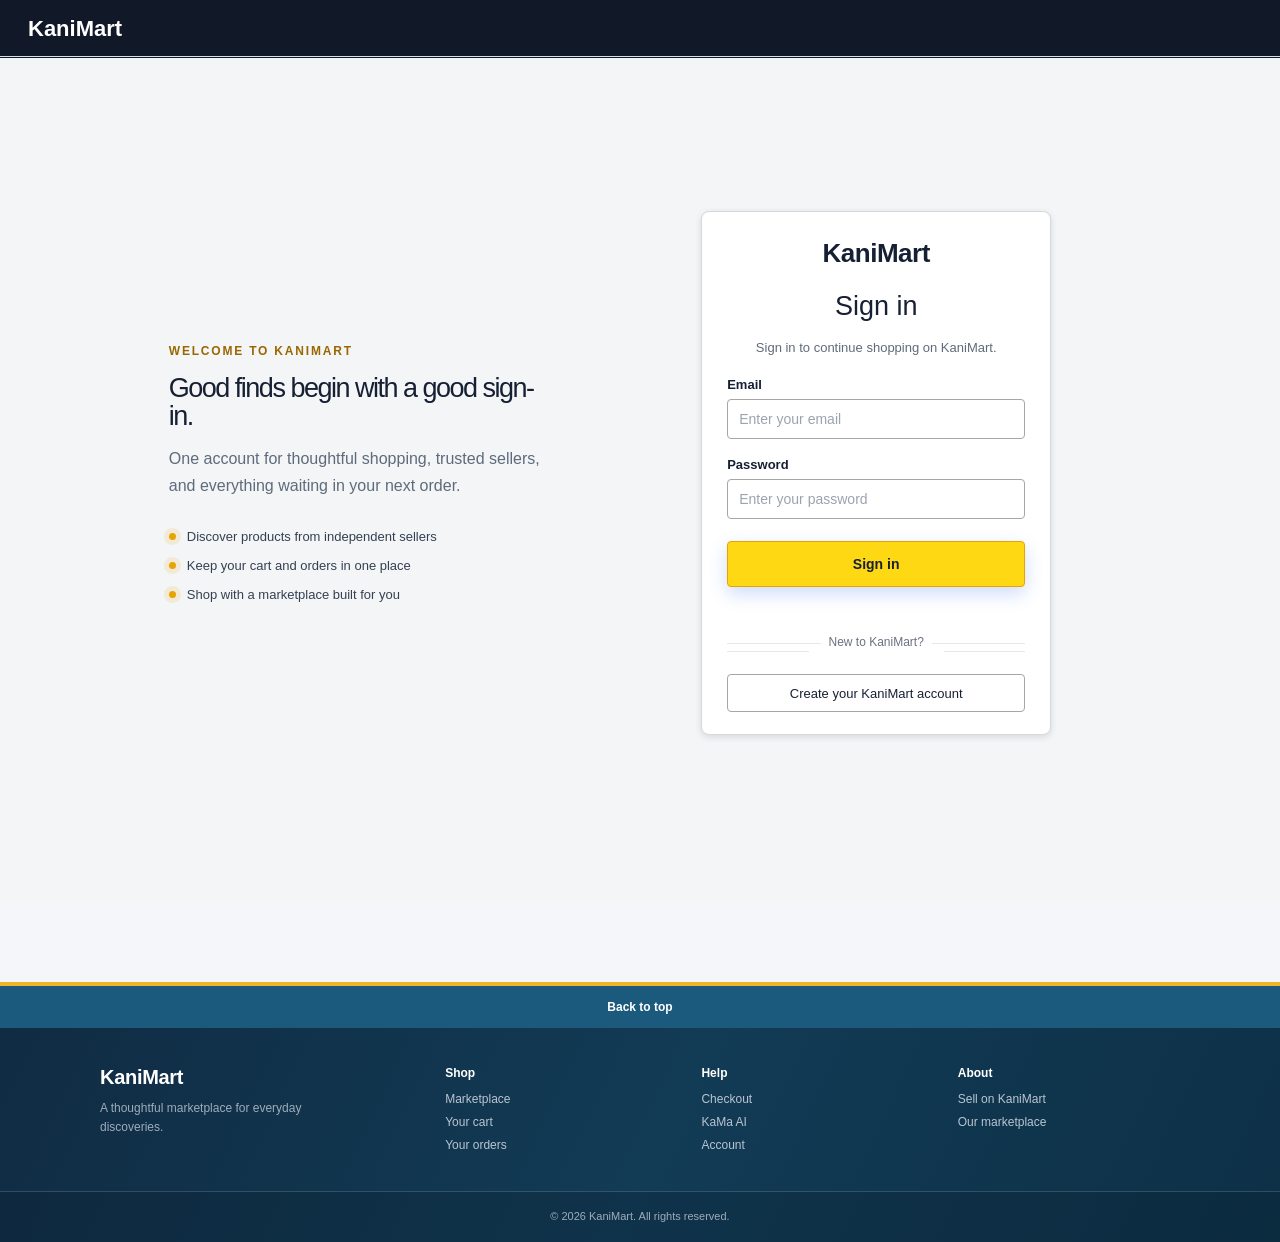
<file: frontend/index.html>
<!DOCTYPE html>
<html lang="en">

<head>
    <meta charset="UTF-8">
    <meta name="viewport" content="width=device-width, initial-scale=1.0">

    <title>KaniMart - Marketplace</title>

    <link rel="stylesheet" href="style.css">

    <style>
        /* =====================================================
           PAGE LAYOUT
           ===================================================== */

        * {
            box-sizing: border-box;
        }

        body {
            margin: 0;
            background: #f4f6fa;
        }

        .page {
            width: 100%;
            max-width: none;
            margin: 0;
            padding: 0 28px 40px;
        }


        /* =====================================================
           HEADER
           ===================================================== */

        .topbar {
            width: 100%;
            min-height: 56px;
            padding: 16px 28px;
            display: flex;
            align-items: center;
            justify-content: space-between;
            background: #111827;
        }

        .brand {
            display: flex;
            align-items: baseline;
            gap: 8px;
        }

        .brand h1 {
            margin: 0;
            font-size: 22px;
            color: #ffffff;
        }

        .brand span {
            color: #93c5fd;
            font-size: 12px;
        }

        .user-area {
            display: flex;
            align-items: center;
            gap: 8px;
        }

        #welcomeUser {
            color: #ffffff;
            font-size: 12px;
            font-weight: 600;
        }


        /* =====================================================
           SELLER MANAGEMENT BUTTON
           ===================================================== */

        .seller-management-button {
            display: inline-flex;
            align-items: center;
            text-decoration: none;
            padding: 7px 13px;
            border-radius: 6px;
            background: #2563eb;
            color: white;
            font-weight: 600;
            font-size: 12px;
            margin-left: 4px;
        }

        .seller-management-button:hover {
            background: #1d4ed8;
        }


        /* =====================================================
           MARKETPLACE
           ===================================================== */

        .marketplace {
            width: 100%;
            max-width: none;
            margin: 0;
            padding: 0;
        }


        /* =====================================================
           HERO
           ===================================================== */

        .hero {
            width: 100%;
            margin: 24px 0 20px;
            padding: 34px 32px;
            border-radius: 16px;

            background: linear-gradient(
                135deg,
                #1e2a68,
                #4338ca
            );

            color: white;
        }

        .hero > div {
            width: 100%;
        }

        .hero .eyebrow {
            margin: 0 0 12px;
            font-size: 11px;
            font-weight: 700;
            text-transform: uppercase;
            letter-spacing: 1px;
            color: #dbeafe;
        }

        .hero h2 {
            margin: 0 0 10px;
            font-size: 34px;
            line-height: 1.15;
            color: white;
        }

        .hero p:last-child {
            margin: 0;
            font-size: 14px;
            line-height: 1.5;
            color: #e0e7ff;
        }


        /* =====================================================
           SEARCH / FILTER TOOLBAR
           ===================================================== */

        .toolbar {
            width: 100%;
            display: grid;
            grid-template-columns: minmax(0, 1fr) 180px auto;
            gap: 10px;
            margin-bottom: 20px;
        }

        .toolbar input,
        .toolbar select {
            width: 100%;
            height: 38px;
            padding: 0 12px;
            border: 1px solid #d1d5db;
            border-radius: 8px;
            background: white;
            font-size: 13px;
            outline: none;
        }

        .toolbar input:focus,
        .toolbar select:focus {
            border-color: #2563eb;
        }

        .toolbar button {
            height: 38px;
            white-space: nowrap;
        }


        /* =====================================================
           PRODUCT HEADER
           ===================================================== */

        .section-heading {
            width: 100%;
            display: flex;
            align-items: flex-end;
            justify-content: space-between;
            gap: 20px;
            margin-bottom: 14px;
        }

        .section-heading h2 {
            margin: 0 0 4px;
            font-size: 21px;
            color: #111827;
        }

        .section-heading p {
            margin: 0;
            font-size: 12px;
            color: #6b7280;
        }


        /* =====================================================
           MARKETPLACE ACTIONS
           ===================================================== */

        .marketplace-actions {
            display: flex;
            align-items: center;
            justify-content: flex-end;
            gap: 7px;
            flex-wrap: wrap;
        }

        #cartButton,
        #checkoutButton,
        #orderHistoryButton {
            height: 34px;
            padding: 0 13px;
            border: none;
            border-radius: 8px;
            background: #111827;
            color: white;
            font-size: 12px;
            font-weight: 600;
            cursor: pointer;
        }

        #cartButton:hover,
        #checkoutButton:hover,
        #orderHistoryButton:hover {
            background: #1f2937;
        }

        #cartCount {
            display: inline-flex;
            align-items: center;
            justify-content: center;
            min-width: 18px;
            height: 18px;
            margin-left: 4px;
            padding: 0 5px;
            border-radius: 50%;
            background: #4f46e5;
            color: white;
            font-size: 10px;
        }


        /* =====================================================
           PRODUCT GRID
           ===================================================== */

        .product-grid {
            width: 100%;
            display: grid;
            grid-template-columns: repeat(4, minmax(0, 1fr));
            gap: 16px;
        }


        /* =====================================================
           PRODUCT CARD
           ===================================================== */

        .product-card {
            min-width: 0;
            background: white;
            border: 1px solid #e5e7eb;
            border-radius: 12px;
            overflow: hidden;
            transition:
                transform 0.2s ease,
                box-shadow 0.2s ease;
        }

        .product-card:hover {
            transform: translateY(-2px);
            box-shadow: 0 8px 20px rgba(0, 0, 0, 0.08);
        }

        .product-card img {
            width: 100%;
            height: 190px;
            display: block;
            object-fit: cover;
            background: #f3f4f6;
        }


        /* =====================================================
           PRODUCT CONTENT
           ===================================================== */

        .product-card .product-content {
            padding: 13px;
        }

        .product-card h3 {
            margin: 7px 0 6px;
            font-size: 15px;
            line-height: 1.35;
            color: #111827;
        }

        .product-card p {
            margin: 0 0 8px;
            font-size: 12px;
            line-height: 1.45;
            color: #6b7280;
        }


        /* =====================================================
           AUTH SECTION
           ===================================================== */

        .auth-container {
            width: 100%;
            min-height: calc(100vh - 56px);
            display: flex;
            justify-content: center;
            align-items: flex-start;
            padding: 45px 20px;
        }

        .auth-card {
            width: 100%;
            max-width: 460px;
        }

        .auth-divider {
            margin: 22px 0;
            border: 0;
            border-top: 1px solid #e5e7eb;
        }

        .auth-section-title {
            margin-top: 0;
            margin-bottom: 14px;
        }

        .auth-note {
            margin-top: 8px;
            font-size: 12px;
            line-height: 1.5;
            color: #6b7280;
        }

        .role-description {
            margin-top: 5px;
            margin-bottom: 14px;
            font-size: 12px;
            line-height: 1.5;
            color: #6b7280;
        }

        #authSection {
            min-height: calc(100vh - 56px);
            margin: 0 -28px;
            padding: 42px 20px 56px;
            display: grid;
            grid-template-columns: minmax(280px, 430px) minmax(340px, 410px);
            align-items: center;
            gap: clamp(54px, 8vw, 120px);
            justify-content: center;
            background: #f3f5f7;
        }

        #authSection::before {
            content: "";
            position: absolute;
            inset: 56px 0 auto;
            height: 1px;
            background: #d9dee5;
        }

        .auth-intro {
            max-width: 390px;
            color: #172033;
        }

        .auth-intro-kicker {
            margin: 0 0 16px;
            color: #9a6700;
            font-size: 12px;
            font-weight: 700;
            letter-spacing: 1.8px;
            text-transform: uppercase;
        }

        .auth-intro h2 {
            margin: 0 0 18px;
            max-width: 370px;
            font-size: clamp(36px, 4vw, 54px);
            font-weight: 500;
            letter-spacing: -1.5px;
            line-height: 1.05;
        }

        .auth-intro-copy {
            margin: 0;
            color: #5f6b7a;
            font-size: 16px;
            line-height: 1.65;
        }

        .auth-benefits {
            display: grid;
            gap: 14px;
            margin: 30px 0 0;
            padding: 0;
            list-style: none;
        }

        .auth-benefits li {
            display: flex;
            align-items: center;
            gap: 11px;
            color: #354052;
            font-size: 13px;
        }

        .auth-benefits li::before {
            content: "";
            width: 7px;
            height: 7px;
            flex: 0 0 7px;
            border-radius: 50%;
            background: #e7a400;
            box-shadow: 0 0 0 5px rgba(231, 164, 0, 0.13);
        }

        #authSection .auth-card {
            width: min(350px, 100%);
            max-width: none;
            padding: 26px 25px 22px;
            background: #ffffff;
            border: 1px solid #d5d9d9;
            border-radius: 8px;
            box-shadow: 0 2px 7px rgba(15, 23, 42, 0.12);
        }

        #authSection h1,
        #authSection h2 {
            color: #172033;
        }

        #authSection h1 {
            margin: 0 0 22px;
            text-align: center;
            font-size: 26px;
            letter-spacing: -0.5px;
        }

        #authSection h2 {
            margin: 0 0 16px;
            font-size: 27px;
            font-weight: 500;
        }

        #authSection .auth-subtitle {
            margin: 0 0 20px;
            color: #5f6b7a;
            font-size: 13px;
            line-height: 1.5;
        }

        #authSection .auth-field {
            margin-bottom: 18px;
        }

        #authSection label {
            display: block;
            margin: 0 0 7px;
            color: #172033;
            font-size: 13px;
            font-weight: 700;
        }

        #authSection input,
        #authSection select {
            width: 100%;
            height: 40px;
            padding: 0 11px;
            border: 1px solid #a6a6a6;
            border-radius: 4px;
            color: #172033;
            font-size: 14px;
        }

        #authSection input:focus,
        #authSection select:focus {
            border-color: #e77600;
            box-shadow: 0 0 0 3px rgba(255, 153, 0, 0.22);
        }

        #authSection .auth-login-button,
        #authSection #registerForm .secondary-button {
            width: 100%;
            min-height: 40px;
            margin-top: 4px;
            border: 1px solid #e7a400;
            border-radius: 4px;
            background: #ffd814;
            color: #172033;
            font-size: 14px;
            font-weight: 600;
            cursor: pointer;
        }

        #authSection .auth-login-button:hover,
        #authSection #registerForm .secondary-button:hover {
            background: #f7ca00;
        }

        #authSection .auth-message {
            min-height: 18px;
            margin: 12px 0 0;
            color: #b12704;
            font-size: 12px;
        }

        #authSection .auth-divider {
            position: relative;
            margin: 26px 0 16px;
            border-top: 1px solid #e7e7e7;
            text-align: center;
        }

        #authSection .auth-divider span {
            position: relative;
            top: -9px;
            padding: 0 8px;
            background: #ffffff;
            color: #6b7280;
            font-size: 12px;
        }

        #authSection .secondary-auth-button,
        #authSection .create-account-button {
            width: 100%;
            min-height: 38px;
            border: 1px solid #a6a6a6;
            border-radius: 4px;
            background: #ffffff;
            color: #172033;
            font-size: 13px;
            cursor: pointer;
        }

        #authSection .secondary-auth-button:hover,
        #authSection .create-account-button:hover {
            background: #f7fafa;
        }

        #registerView h2 {
            font-size: 24px;
        }

        #registerView .role-description,
        #registerView .auth-note {
            color: #5f6b7a;
            font-size: 12px;
            line-height: 1.5;
        }

        body.auth-mode .user-area {
            display: none;
        }


        /* =====================================================
           GENERAL BUTTONS
           ===================================================== */

        .secondary-button {
            cursor: pointer;
        }


        /* =====================================================
           MESSAGE
           ===================================================== */

        .message {
            margin-top: 12px;
        }
        
        /* =====================================================
           AI BUTTON
           ===================================================== */
        .kama-ai-button {
            display: inline-flex;
            align-items: center;
            gap: 8px;
            padding: 10px 16px;
            border: none;
            border-radius: 10px;
            background: linear-gradient(135deg, #8a87be, #7c3aed);
            color: #ffffff;
            font-weight: 700;
            cursor: pointer;
            transition: 0.2s ease;
    }

    .kama-ai-button:hover {
    transform: translateY(-1px);
    box-shadow: 0 8px 20px rgba(8, 3, 105, 0.25);
    }

        /* =====================================================
           RESPONSIVE
           ===================================================== */

        @media (max-width: 1100px) {

            .product-grid {
                grid-template-columns: repeat(3, minmax(0, 1fr));
            }
        }


        @media (max-width: 800px) {

            .page {
                padding: 0 16px 30px;
            }

            .topbar {
                padding: 0 16px;
            }

            .user-area {
                gap: 5px;
            }

            #welcomeUser {
                display: none;
            }

            .hero {
                padding: 28px 24px;
            }

            .hero h2 {
                font-size: 28px;
            }

            #authSection {
                margin: 0 -16px;
                grid-template-columns: minmax(340px, 410px);
                padding-top: 28px;
            }

            .auth-intro {
                display: none;
            }

            .product-grid {
                grid-template-columns: repeat(2, minmax(0, 1fr));
            }

            .toolbar {
                grid-template-columns: 1fr;
            }

            .section-heading {
                align-items: flex-start;
                flex-direction: column;
            }

            .marketplace-actions {
                justify-content: flex-start;
            }
        }


        @media (max-width: 520px) {

            .page {
                padding: 0 12px 25px;
            }

            .topbar {
                padding: 0 12px;
            }

            .brand h1 {
                font-size: 19px;
            }

            .brand span {
                display: none;
            }

            .seller-management-button {
                display: none;
            }

            .hero {
                margin-top: 14px;
                padding: 24px 20px;
                border-radius: 12px;
            }

            .hero h2 {
                font-size: 25px;
            }

            #authSection {
                margin: 0 -12px;
                padding: 22px 14px 40px;
            }

            #authSection .auth-card {
                padding: 23px 20px 20px;
            }

            .product-grid {
                grid-template-columns: 1fr;
            }

            .product-card img {
                height: 210px;
            }

            .marketplace-actions {
                width: 100%;
            }

            #cartButton,
            #checkoutButton,
            #orderHistoryButton {
                flex: 1;
            }
        }
    </style>
</head>


<body>

    <!-- =====================================================
         HEADER
         ===================================================== -->

    <header class="topbar">

        <div class="brand">

            <h1>KaniMart</h1>



        </div>


        <div class="user-area">

            <span id="welcomeUser"></span>


            <a
                id="sellerManagement"
                href="seller.html"
                class="seller-management-button"
                hidden
            >
                Seller Management
            </a>
            <button id="kamaAiButton" class="kama-ai-button" onclick="window.location.href='ai.html'">
                ✨KaMa AI
            </button>

            <button
                id="logoutButton"
                class="secondary-button"
            >
                Logout
            </button>

        </div>

    </header>


    <!-- =====================================================
         MAIN
         ===================================================== -->

    <main class="page">


        <!-- =================================================
             AUTH SECTION
             ================================================= -->

        <section
            id="authSection"
            class="auth-section"
        >

            <div class="auth-intro" aria-hidden="true">
                <p class="auth-intro-kicker">Welcome to KaniMart</p>
                <h2>Good finds begin with a good sign-in.</h2>
                <p class="auth-intro-copy">
                    One account for thoughtful shopping, trusted sellers, and everything waiting in your next order.
                </p>
                <ul class="auth-benefits">
                    <li>Discover products from independent sellers</li>
                    <li>Keep your cart and orders in one place</li>
                    <li>Shop with a marketplace built for you</li>
                </ul>
            </div>

            <div class="auth-card">
                <!-- LOGIN -->
                <div id="loginView">
                    <h1>KaniMart</h1>
                    <h2>Sign in</h2>
                    <p class="auth-subtitle">Sign in to continue shopping on KaniMart.</p>

                    <form id="loginForm">
                        <div class="auth-field">
                            <label for="email">Email</label>
                            <input type="email" id="email" name="email" placeholder="Enter your email" autocomplete="email" required>
                        </div>
                        <div class="auth-field">
                            <label for="password">Password</label>
                            <input type="password" id="password" name="password" placeholder="Enter your password" autocomplete="current-password" required>
                        </div>
                        <button type="submit" class="auth-login-button">Sign in</button>
                        <p id="message" class="auth-message"></p>
                    </form>

                    <div class="auth-divider"><span>New to KaniMart?</span></div>
                    <button type="button" id="showRegisterButton" class="secondary-auth-button">Create your KaniMart account</button>
                </div>

                <!-- REGISTRATION -->
                <div id="registerView" class="hidden">
                    <h1>KaniMart</h1>
                    <h2>Create account</h2>
                    <p class="auth-subtitle">Join KaniMart and start shopping or selling.</p>

                    <form id="registerForm">
                        <div class="auth-field">
                            <label for="registerName">Full Name</label>
                            <input type="text" id="registerName" name="name" placeholder="Enter your name" autocomplete="name" required>
                        </div>
                        <div class="auth-field">
                            <label for="registerEmail">Email</label>
                            <input type="email" id="registerEmail" name="email" placeholder="Enter your email" autocomplete="email" required>
                        </div>
                        <div class="auth-field">
                            <label for="registerPassword">Password</label>
                            <input type="password" id="registerPassword" placeholder="Minimum 6 characters" minlength="6" autocomplete="new-password" required>
                        </div>
                        <div class="auth-field">
                            <label for="registerRole">Account Type</label>
                            <select id="registerRole" required>
                                <option value="BUYER">Buyer</option>
                                <option value="SELLER">Seller</option>
                            </select>
                        </div>
                        <p class="auth-note">Buyer accounts can shop and place orders. Seller accounts can manage products.</p>
                        <button type="submit" class="secondary-button">Create account</button>
                    </form>

                    <p id="registerMessage" class="auth-message"></p>
                    <div class="auth-divider"><span>Already have an account?</span></div>
                    <button type="button" id="showLoginButton" class="create-account-button">Back to sign in</button>
                </div>

        </div>

    </div>
</section>

        <!-- =================================================
             MARKETPLACE
             ================================================= -->

        <section
            id="marketplaceSection"
            class="marketplace hidden"
        >


            <!-- HERO -->

            <div class="hero">

                <div>

                    <p class="eyebrow">
                        KaniMart Marketplace
                    </p>

                    <h2>
                        Find products you love.
                    </h2>

                    <p>
                        Browse products from multiple sellers
                        and shop from one marketplace.
                    </p>

                </div>

            </div>


            <!-- SEARCH / FILTER -->

            <div class="toolbar">

                <input
                    type="search"
                    id="searchInput"
                    placeholder="Search products..."
                >


                <select id="categoryFilter">

                    <option value="">
                        All categories
                    </option>

                </select>


                <button
                    id="refreshProducts"
                    class="secondary-button"
                >
                    Refresh
                </button>

            </div>


            <!-- PRODUCT HEADER -->

            <div class="section-heading">

                <div>

                    <h2>
                        Products
                    </h2>

                    <p id="productCount">
                        Loading products...
                    </p>

                </div>


                <div class="marketplace-actions">

                    <button
                        id="cartButton"
                        class="cart-button"
                    >
                        Cart

                        <span id="cartCount">
                            0
                        </span>

                    </button>


                    <button
                        id="checkoutButton"
                        class="cart-button"
                    >
                        Checkout
                    </button>


                    <button
                        id="orderHistoryButton"
                        class="secondary-button"
                    >
                        Order History
                    </button>

                </div>

            </div>


            <!-- PRODUCT GRID -->

            <div
                id="productGrid"
                class="product-grid"
            ></div>


            <!-- PRODUCT MESSAGE -->

            <p
                id="productMessage"
                class="message"
            ></p>

        </section>

    </main>


    <!-- JAVASCRIPT -->

    <script src="app.js"></script>
<script>
document.addEventListener("DOMContentLoaded", function () {

    const loginView = document.getElementById("loginView");
    const registerView = document.getElementById("registerView");

    const showRegisterButton =
        document.getElementById("showRegisterButton");

    const showLoginButton =
        document.getElementById("showLoginButton");


    // Create Account
    if (showRegisterButton) {
        showRegisterButton.addEventListener("click", function (event) {
            event.preventDefault();

            loginView.classList.add("hidden");
            registerView.classList.remove("hidden");
        });
    }


    // Back to Login
    if (showLoginButton) {
        showLoginButton.addEventListener("click", function (event) {
            event.preventDefault();

            registerView.classList.add("hidden");
            loginView.classList.remove("hidden");
        });
    }

});
</script>

<footer class="site-footer">
    <a class="footer-back-to-top" href="#">Back to top</a>
    <div class="footer-content">
        <div class="footer-brand-block">
            <p class="footer-brand">KaniMart</p>
            <p class="footer-tagline">A thoughtful marketplace for everyday discoveries.</p>
        </div>
        <div class="footer-column">
            <h3>Shop</h3>
            <a href="index.html">Marketplace</a>
            <a href="cart.html">Your cart</a>
            <a href="orders.html">Your orders</a>
        </div>
        <div class="footer-column">
            <h3>Help</h3>
            <a href="checkout.html">Checkout</a>
            <a href="ai.html">KaMa AI</a>
            <a href="index.html">Account</a>
        </div>
        <div class="footer-column">
            <h3>About</h3>
            <a href="seller.html">Sell on KaniMart</a>
            <a href="index.html">Our marketplace</a>
        </div>
    </div>
    <div class="footer-legal">
        <p>&copy; 2026 KaniMart. All rights reserved.</p>
    </div>
</footer>
</body>

</html>
</file>
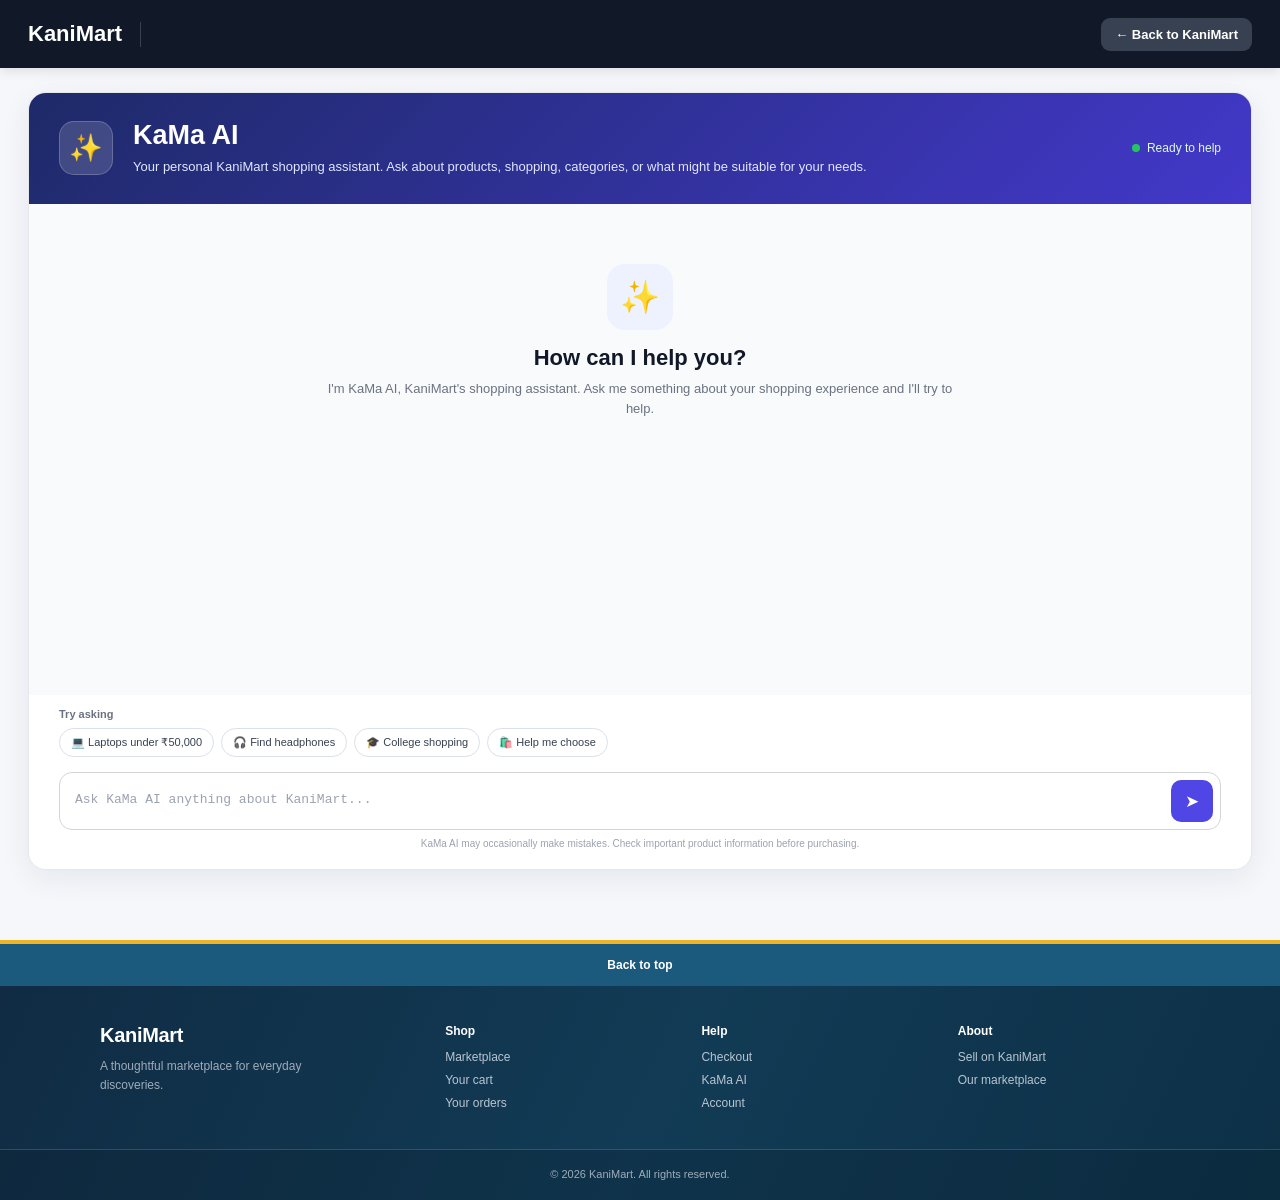
<file: frontend/ai.html>
<!DOCTYPE html>
<html lang="en">
<head>
    <meta charset="UTF-8">
    <meta
        name="viewport"
        content="width=device-width, initial-scale=1.0">

    <title>KaMa AI </title>

    <link rel="stylesheet" href="style.css">

    <style>
        * {
            box-sizing: border-box;
        }

        body {
            margin: 0;
            min-height: 100vh;
            background: #f5f7fb;
            color: #111827;
            font-family: Arial, Helvetica, sans-serif;
        }

        button,
        input {
            font: inherit;
        }

        /* ================= HEADER ================= */

        .ai-header {
            width: 100%;
            min-height: 68px;
            padding: 0 28px;
            background: #111827;
            color: white;
            display: flex;
            align-items: center;
            gap: 18px;
            box-shadow: 0 2px 12px rgba(0, 0, 0, 0.12);
        }

        .ai-brand {
            color: white;
            text-decoration: none;
            font-size: 22px;
            font-weight: 750;
        }

        .ai-brand span {
            color: #fafafa;
        }

        .ai-header-divider {
            width: 1px;
            height: 25px;
            background: #374151;
        }

        .ai-page-name {
            display: flex;
            align-items: center;
            gap: 8px;
            font-size: 15px;
            font-weight: 700;
        }

        .ai-header-spacer {
            flex: 1;
        }

        .home-button {
            border: none;
            border-radius: 9px;
            padding: 9px 14px;
            background: #374151;
            color: white;
            font-size: 13px;
            font-weight: 700;
            cursor: pointer;
        }

        .home-button:hover {
            background: #4b5563;
        }

        /* ================= MAIN ================= */

        .ai-page {
            width: 100%;
            min-height: calc(100vh - 68px);
            padding: 24px 28px 30px;
        }

        .ai-container {
            width: 100%;
            max-width: none;
            margin: 0 auto;
            min-height: calc(100vh - 122px);
            display: flex;
            flex-direction: column;
            background: white;
            border: 1px solid #e5e7eb;
            border-radius: 18px;
            overflow: hidden;
            box-shadow: 0 8px 30px rgba(15, 23, 42, 0.07);
        }

        /* ================= AI HERO ================= */

        .ai-hero {
            padding: 27px 30px;
            background: linear-gradient(135deg, #1e2a68, #4338ca);
            color: white;
            display: flex;
            align-items: center;
            gap: 20px;
        }

        .ai-avatar {
            width: 54px;
            height: 54px;
            flex-shrink: 0;
            border-radius: 15px;
            background: rgba(255, 255, 255, 0.15);
            border: 1px solid rgba(255, 255, 255, 0.2);
            display: grid;
            place-items: center;
            font-size: 27px;
        }

        .ai-hero-text {
            flex: 1;
        }

        .ai-hero-text h1 {
            margin: 0 0 6px;
            font-size: 27px;
        }

        .ai-hero-text p {
            margin: 0;
            color: #e0e7ff;
            font-size: 13px;
            line-height: 1.5;
        }

        .ai-status {
            display: flex;
            align-items: center;
            gap: 7px;
            font-size: 12px;
            color: #dcfce7;
            white-space: nowrap;
        }

        .status-dot {
            width: 8px;
            height: 8px;
            border-radius: 50%;
            background: #22c55e;
        }

        /* ================= CHAT ================= */

        .chat-area {
            flex: 1;
            min-height: 440px;
            display: flex;
            flex-direction: column;
        }

        #chatMessages {
            flex: 1;
            overflow-y: auto;
            padding: 25px 30px;
            background: #f8fafc;
        }

        .chat-empty {
            max-width: 650px;
            margin: 35px auto;
            text-align: center;
        }

        .chat-empty-icon {
            width: 66px;
            height: 66px;
            margin: 0 auto 15px;
            border-radius: 18px;
            background: #eef2ff;
            display: grid;
            place-items: center;
            font-size: 32px;
        }

        .chat-empty h2 {
            margin: 0 0 8px;
            font-size: 22px;
        }

        .chat-empty p {
            margin: 0;
            color: #6b7280;
            font-size: 13px;
            line-height: 1.6;
        }

        /* Messages */

        .message-row {
            width: 100%;
            display: flex;
            margin-bottom: 15px;
        }

        .message-row.user {
            justify-content: flex-end;
        }

        .message-row.assistant {
            justify-content: flex-start;
        }

        .chat-message {
            max-width: min(720px, 82%);
            padding: 12px 15px;
            border-radius: 13px;
            font-size: 13px;
            line-height: 1.6;
            white-space: pre-wrap;
            overflow-wrap: anywhere;
        }

        .message-row.user .chat-message {
            background: #4f46e5;
            color: white;
            border-bottom-right-radius: 4px;
        }

        .message-row.assistant .chat-message {
            background: white;
            color: #1f2937;
            border: 1px solid #e5e7eb;
            border-bottom-left-radius: 4px;
        }

        .message-name {
            display: block;
            margin-bottom: 5px;
            font-size: 10px;
            font-weight: 800;
            letter-spacing: 0.4px;
            opacity: 0.7;
        }

        /* Typing */

        .typing {
            display: inline-flex;
            align-items: center;
            gap: 4px;
            padding: 12px 15px;
            background: white;
            border: 1px solid #e5e7eb;
            border-radius: 13px;
        }

        .typing span {
            width: 6px;
            height: 6px;
            border-radius: 50%;
            background: #9ca3af;
            animation: typing 1.2s infinite ease-in-out;
        }

        .typing span:nth-child(2) {
            animation-delay: 0.15s;
        }

        .typing span:nth-child(3) {
            animation-delay: 0.3s;
        }

        @keyframes typing {
            0%, 60%, 100% {
                transform: translateY(0);
            }

            30% {
                transform: translateY(-4px);
            }
        }

        /* ================= SUGGESTIONS ================= */

        .suggestions {
            padding: 13px 30px 0;
            background: white;
        }

        .suggestions-title {
            margin-bottom: 8px;
            font-size: 11px;
            color: #6b7280;
            font-weight: 700;
        }

        .suggestion-list {
            display: flex;
            flex-wrap: wrap;
            gap: 7px;
        }

        .suggestion-btn {
            border: 1px solid #dbe0e8;
            background: white;
            color: #374151;
            border-radius: 20px;
            padding: 7px 11px;
            font-size: 11px;
            cursor: pointer;
            transition: 0.2s ease;
        }

        .suggestion-btn:hover {
            border-color: #818cf8;
            background: #eef2ff;
            color: #4338ca;
        }

        /* ================= INPUT ================= */

        .chat-input-area {
            padding: 15px 30px 20px;
            background: white;
        }

        .chat-input-box {
            display: flex;
            align-items: flex-end;
            gap: 9px;
            padding: 7px;
            border: 1px solid #d1d5db;
            border-radius: 13px;
            background: white;
        }

        #chatInput {
            flex: 1;
            min-width: 0;
            min-height: 40px;
            max-height: 120px;
            border: none;
            outline: none;
            resize: none;
            padding: 10px 8px;
            color: #111827;
        }

        #chatInput::placeholder {
            color: #9ca3af;
        }

        #sendButton {
            width: 42px;
            height: 42px;
            flex-shrink: 0;
            border: none;
            border-radius: 10px;
            background: #4f46e5;
            color: white;
            font-size: 17px;
            cursor: pointer;
        }

        #sendButton:hover {
            background: #4338ca;
        }

        #sendButton:disabled {
            background: #9ca3af;
            cursor: not-allowed;
        }

        .input-note {
            margin: 8px 3px 0;
            color: #9ca3af;
            font-size: 10px;
            text-align: center;
        }

        /* ================= RESPONSIVE ================= */

        @media (max-width: 700px) {
            .ai-header {
                padding: 10px 14px;
            }

            .ai-header-divider,
            .ai-page-name {
                display: none;
            }

            .ai-page {
                padding: 0;
            }

            .ai-container {
                min-height: calc(100vh - 68px);
                border-radius: 0;
                border-left: none;
                border-right: none;
            }

            .ai-hero {
                padding: 22px 18px;
            }

            .ai-status {
                display: none;
            }

            #chatMessages {
                padding: 20px 15px;
            }

            .suggestions {
                padding: 12px 15px 0;
            }

            .chat-input-area {
                padding: 12px 15px 16px;
            }

            .chat-message {
                max-width: 90%;
            }
        }
    </style>
</head>

<body>

<!-- =========================================================
     HEADER
     ========================================================= -->

<header class="ai-header">

    <a
        href="index.html"
        class="ai-brand">
        KaniMart
    </a>

    <div class="ai-header-divider"></div>

    <div class="ai-page-name">
        
    </div>

    <div class="ai-header-spacer"></div>

    <button
        class="home-button"
        type="button"
        onclick="window.location.href='index.html'">
        ← Back to KaniMart
    </button>

</header>


<!-- =========================================================
     AI PAGE
     ========================================================= -->

<main class="ai-page">

    <section class="ai-container">

        <!-- AI HERO -->

        <div class="ai-hero">

            <div class="ai-avatar">
                ✨
            </div>

            <div class="ai-hero-text">

                <h1>
                    KaMa AI
                </h1>

                <p>
                    Your personal KaniMart shopping assistant.
                    Ask about products, shopping, categories, or what
                    might be suitable for your needs.
                </p>

            </div>

            <div class="ai-status">
                <span class="status-dot"></span>
                Ready to help
            </div>

        </div>


        <!-- CHAT -->

        <div class="chat-area">

            <div id="chatMessages">

                <div
                    id="chatWelcome"
                    class="chat-empty">

                    <div class="chat-empty-icon">
                        ✨
                    </div>

                    <h2>
                        How can I help you?
                    </h2>

                    <p>
                        I'm KaMa AI, KaniMart's shopping assistant.
                        Ask me something about your shopping experience
                        and I'll try to help.
                    </p>

                </div>

            </div>


            <!-- SUGGESTIONS -->

            <div class="suggestions">

                <div class="suggestions-title">
                    Try asking
                </div>

                <div class="suggestion-list">

                    <button
                        class="suggestion-btn"
                        type="button"
                        data-message="Find laptops under ₹50,000">
                        💻 Laptops under ₹50,000
                    </button>

                    <button
                        class="suggestion-btn"
                        type="button"
                        data-message="Show me headphones">
                        🎧 Find headphones
                    </button>

                    <button
                        class="suggestion-btn"
                        type="button"
                        data-message="What should I buy for college?">
                        🎓 College shopping
                    </button>

                    <button
                        class="suggestion-btn"
                        type="button"
                        data-message="Help me choose a product">
                        🛍️ Help me choose
                    </button>

                </div>

            </div>


            <!-- INPUT -->

            <div class="chat-input-area">

                <form id="chatForm">

                    <div class="chat-input-box">

                        <textarea
                            id="chatInput"
                            rows="1"
                            maxlength="1000"
                            placeholder="Ask KaMa AI anything about KaniMart..."
                            autocomplete="off"></textarea>

                        <button
                            id="sendButton"
                            type="submit"
                            aria-label="Send message">
                            ➤
                        </button>

                    </div>

                </form>

                <div class="input-note">
                    KaMa AI may occasionally make mistakes. Check important
                    product information before purchasing.
                </div>

            </div>

        </div>

    </section>

</main>


<script src="ai.js"></script>

<footer class="site-footer">
    <a class="footer-back-to-top" href="#">Back to top</a>
    <div class="footer-content">
        <div class="footer-brand-block">
            <p class="footer-brand">KaniMart</p>
            <p class="footer-tagline">A thoughtful marketplace for everyday discoveries.</p>
        </div>
        <div class="footer-column">
            <h3>Shop</h3>
            <a href="index.html">Marketplace</a>
            <a href="cart.html">Your cart</a>
            <a href="orders.html">Your orders</a>
        </div>
        <div class="footer-column">
            <h3>Help</h3>
            <a href="checkout.html">Checkout</a>
            <a href="ai.html">KaMa AI</a>
            <a href="index.html">Account</a>
        </div>
        <div class="footer-column">
            <h3>About</h3>
            <a href="seller.html">Sell on KaniMart</a>
            <a href="index.html">Our marketplace</a>
        </div>
    </div>
    <div class="footer-legal">
        <p>&copy; 2026 KaniMart. All rights reserved.</p>
    </div>
</footer>

</body>
</html>
</file>
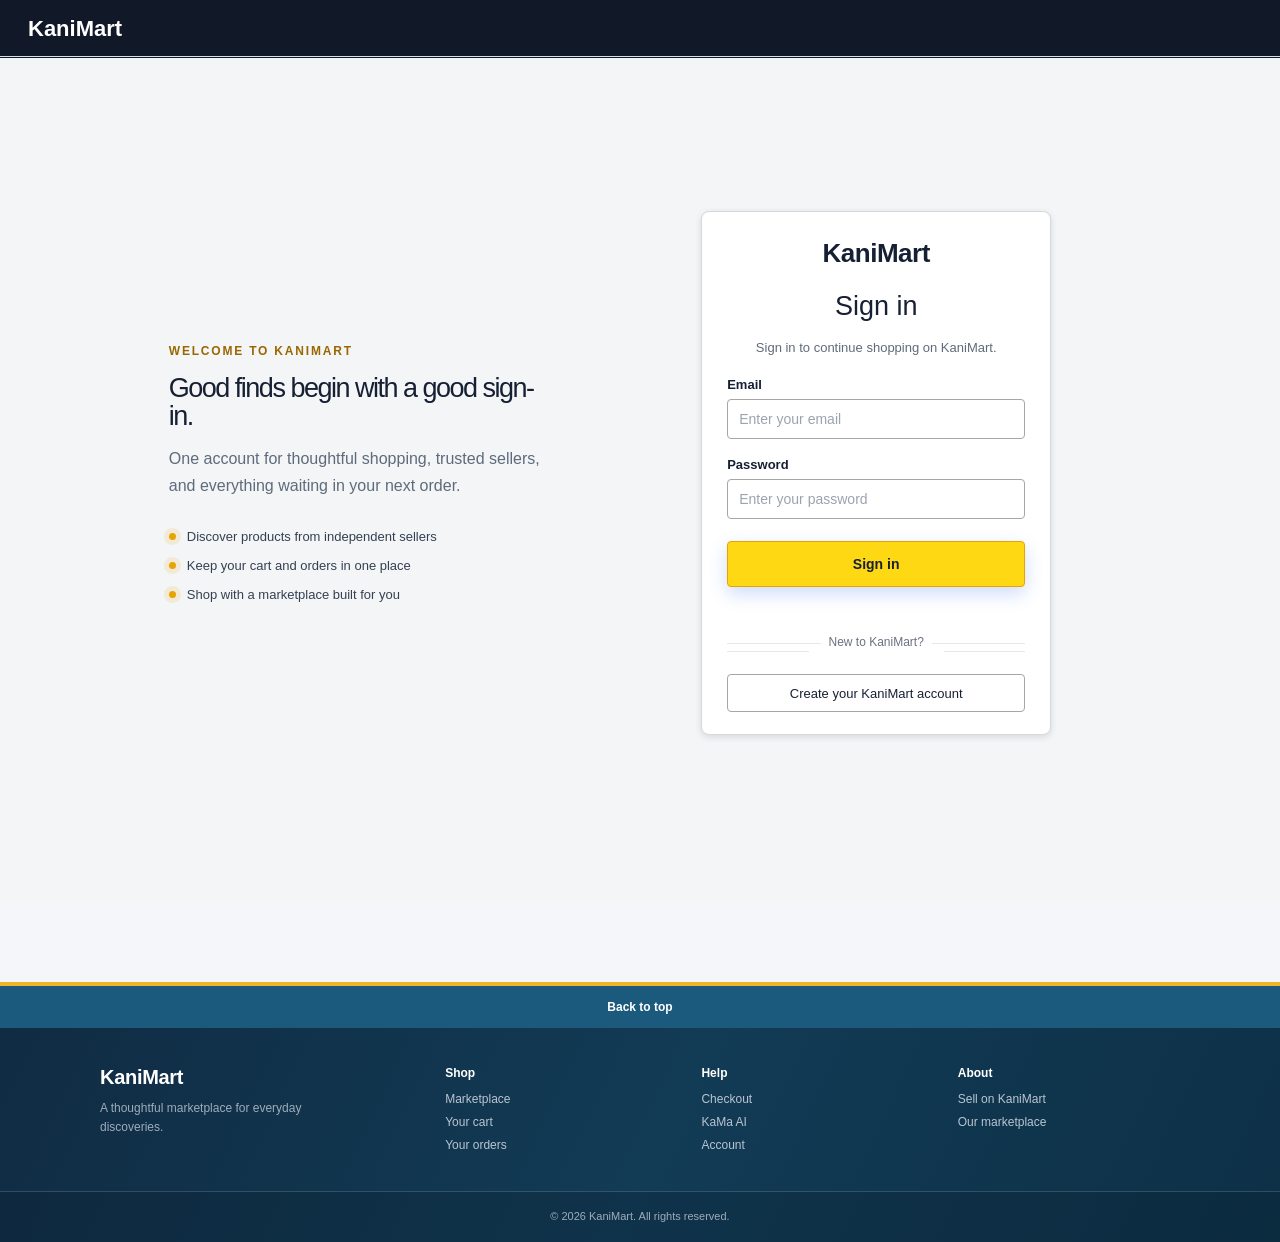
<file: frontend/cart.html>
<!DOCTYPE html>
<html lang="en">
<head>
    <meta charset="UTF-8">
    <meta name="viewport" content="width=device-width, initial-scale=1.0">

    <title>KaniMart - Shopping Cart</title>

    <link rel="stylesheet" href="style.css">

    <style>
        * {
            box-sizing: border-box;
        }

        html,
        body {
            margin: 0;
            padding: 0;
            width: 100%;
            min-height: 100%;
        }

        body {
            font-family: Arial, Helvetica, sans-serif;
            background: #f4f6fa;
            color: #111827;
        }

        header {
            width: 100%;
            min-height: 56px;

            padding: 0 28px;

            display: flex;
            align-items: center;
            justify-content: space-between;

            background: #111827;
            color: white;
        }
        .brand {
            display: flex;
            align-items: baseline;
            gap: 8px;
        }


        .brand h1 {
            margin: 0;

            font-size: 22px;

            color: white;
        }
        .header-actions {
            display: flex;
            align-items: center;
            gap: 8px;
        }

        nav {
            display: flex;
            gap: 22px;
        }

        nav a {
            color: white;
            text-decoration: none;
            font-size: 14px;
        }

        nav a:hover {
            text-decoration: underline;
        }

        .cart-page {
            width: 100%;
            max-width: none;
            margin: 0;
            padding: 0 28px 35px;
        }

        .cart-heading {
            margin-bottom: 25px;
        }

        .cart-heading h2 {
            margin: 0 0 8px;
            font-size: 30px;
        }

        .cart-heading p {
            margin: 0;
            color: #6b7280;
        }

        .cart-layout {
            display: grid;
            grid-template-columns: 1fr 350px;
            gap: 25px;
            align-items: start;
        }

        .cart-card,
        .summary-card {
            background: white;
            border-radius: 14px;
            box-shadow: 0 5px 20px rgba(0, 0, 0, 0.07);
        }

        .cart-card {
            padding: 25px;
        }

        .cart-card-title {
            display: flex;
            justify-content: space-between;
            align-items: center;
            border-bottom: 1px solid #e5e7eb;
            padding-bottom: 18px;
            margin-bottom: 10px;
        }

        .cart-card-title h3 {
            margin: 0;
            font-size: 20px;
        }

        .cart-item {
            display: grid;
            grid-template-columns: 1fr auto;
            gap: 15px;
            padding: 22px 5px;
            border-bottom: 1px solid #e5e7eb;
        }

        .cart-item:last-child {
            border-bottom: none;
        }

        .cart-item h3 {
            margin: 0 0 10px;
            font-size: 18px;
        }

        .cart-item p {
            margin: 5px 0;
            color: #6b7280;
            font-size: 14px;
        }

        .cart-item .item-price {
            font-size: 18px;
            font-weight: bold;
            color: #111827;
            text-align: right;
        }

        .summary-card {
            padding: 25px;
            position: sticky;
            top: 20px;
        }

        .summary-card h3 {
            margin: 0 0 20px;
            font-size: 21px;
        }

        .summary-row {
            display: flex;
            justify-content: space-between;
            padding: 10px 0;
            color: #6b7280;
        }

        .summary-row.total {
            margin-top: 10px;
            padding-top: 18px;
            border-top: 1px solid #e5e7eb;
            color: #111827;
            font-size: 20px;
            font-weight: bold;
        }

        .checkout-button {
            width: 100%;
            margin-top: 20px;
            padding: 14px;
            border: none;
            border-radius: 9px;
            background: #111827;
            color: white;
            font-size: 16px;
            font-weight: bold;
            cursor: pointer;
        }

        .checkout-button:hover {
            background: #374151;
        }

        .continue-shopping {
            display: block;
            text-align: center;
            margin-top: 15px;
            color: #374151;
            text-decoration: none;
            font-size: 14px;
        }

        .continue-shopping:hover {
            text-decoration: underline;
        }

        .empty-cart {
            text-align: center;
            padding: 55px 20px;
        }

        .empty-cart-icon {
            font-size: 50px;
            margin-bottom: 15px;
        }

        .empty-cart h3 {
            margin: 0 0 8px;
        }

        .empty-cart p {
            color: #6b7280;
            margin-bottom: 20px;
        }

        .empty-cart a {
            display: inline-block;
            padding: 11px 20px;
            background: #111827;
            color: white;
            text-decoration: none;
            border-radius: 8px;
        }

        .loading {
            text-align: center;
            padding: 40px;
            color: #6b7280;
        }

        .error-message {
            background: #fef2f2;
            color: #b91c1c;
            border: 1px solid #fecaca;
            padding: 15px;
            border-radius: 8px;
        }

        @media (max-width: 800px) {
            header {
                padding: 16px 20px;
            }

            .cart-layout {
                grid-template-columns: 1fr;
            }

            .summary-card {
                position: static;
            }

            nav {
                gap: 10px;
            }
        }

        @media (max-width: 500px) {
            header {
                flex-direction: column;
                gap: 12px;
            }

            .cart-page {
                margin-top: 25px;
            }

            .cart-item {
                grid-template-columns: 1fr;
            }

            .cart-item .item-price {
                text-align: left;
            }
        }
    </style>
</head>

<body>

<header>
    <h1>KaniMart</h1>

    <nav>
        <a href="index.html">Home</a>
        <a href="cart.html">Cart</a>
        <a href="orders.html">Orders</a>
    </nav>
</header>


<main class="cart-page">

    <div class="cart-heading">
        <h2>Shopping Cart</h2>
        <p>Review your items before proceeding to checkout.</p>
    </div>


    <div class="cart-layout">

        <!-- CART ITEMS -->

        <section class="cart-card">

            <div class="cart-card-title">
                <h3>Your Items</h3>
                <span id="itemCount">0 items</span>
            </div>

            <div id="cartItems">
                <div class="loading">
                    Loading your cart...
                </div>
            </div>

        </section>


        <!-- ORDER SUMMARY -->

        <aside class="summary-card">

            <h3>Order Summary</h3>

            <div class="summary-row">
                <span>Subtotal</span>
                <span>₹<span id="subtotal">0.00</span></span>
            </div>

            <div class="summary-row">
                <span>Delivery</span>
                <span>Free</span>
            </div>

            <div class="summary-row total">
                <span>Total</span>
                <span>₹<span id="cartTotal">0.00</span></span>
            </div>

            <button
                id="checkoutButton"
                class="checkout-button"
                type="button"
            >
                Proceed to Checkout
            </button>

            <a
                href="index.html"
                class="continue-shopping"
            >
                ← Continue Shopping
            </a>

        </aside>

    </div>

</main>


<script>

const API_BASE = window.KANIMART_API_BASE ||
    (window.location.protocol === "http:" &&
        (window.location.hostname === "127.0.0.1" ||
            window.location.hostname === "localhost")
        ? "http://127.0.0.1:8080"
        : "");

const token =
    localStorage.getItem("kanimart_token");

const user = JSON.parse(
    localStorage.getItem("kanimart_user") || "null"
);


/* --------------------------------
   Authentication
-------------------------------- */

if (!token || !user) {

    window.location.href = "index.html";

}


/* --------------------------------
   Load Cart
-------------------------------- */

async function loadCart() {

    const container =
        document.getElementById("cartItems");

    const totalElement =
        document.getElementById("cartTotal");

    const subtotalElement =
        document.getElementById("subtotal");

    const countElement =
        document.getElementById("itemCount");

    try {

        const response = await fetch(
            `${API_BASE}/api/cart/${user.id}`,
            {
                method: "GET",

                headers: {
                    "Authorization": `Bearer ${token}`,
                    "Content-Type": "application/json"
                }
            }
        );


        const result =
            await response.json();


        if (!response.ok || !result.success) {

            throw new Error(
                result.error ||
                result.message ||
                "Unable to load cart"
            );

        }


        let items = [];


        if (Array.isArray(result.data)) {

            items = result.data;

        }
        else if (
            result.data &&
            Array.isArray(result.data.items)
        ) {

            items = result.data.items;

        }


        /* ----------------------------
           Empty Cart
        ---------------------------- */

        if (items.length === 0) {

            container.innerHTML = `
                <div class="empty-cart">

                    <div class="empty-cart-icon">
                        🛒
                    </div>

                    <h3>Your cart is empty</h3>

                    <p>
                        Looks like you haven't added
                        anything to your cart yet.
                    </p>

                    <a href="index.html">
                        Start Shopping
                    </a>

                </div>
            `;

            totalElement.textContent = "0.00";
            subtotalElement.textContent = "0.00";
            countElement.textContent = "0 items";

            return;
        }


        /* ----------------------------
           Render Items
        ---------------------------- */

        let total = 0;
        let quantityTotal = 0;


        container.innerHTML = items.map(item => {

            const price =
                Number(item.price_cents || 0) / 100;

            const quantity =
                Number(item.quantity || 0);

            const subtotal =
                price * quantity;


            total += subtotal;
            quantityTotal += quantity;


            return `
                <div class="cart-item">

                    <div>

                        <h3>
                            ${item.name || "Product"}
                        </h3>

                        <p>
                            Unit Price:
                            ₹${price.toFixed(2)}
                        </p>

                        <p>
                            Quantity:
                            ${quantity}
                        </p>

                        <p>
                            Subtotal:
                            ₹${subtotal.toFixed(2)}
                        </p>

                    </div>

                    <div class="item-price">
                        ₹${subtotal.toFixed(2)}
                    </div>

                </div>
            `;

        }).join("");


        /* ----------------------------
           Update Summary
        ---------------------------- */

        totalElement.textContent =
            total.toFixed(2);

        subtotalElement.textContent =
            total.toFixed(2);

        countElement.textContent =
            `${quantityTotal} ${
                quantityTotal === 1
                    ? "item"
                    : "items"
            }`;

    }
    catch (error) {

        console.error(
            "Cart loading error:",
            error
        );

        container.innerHTML = `
            <div class="error-message">
                Unable to load cart:
                ${error.message}
            </div>
        `;

    }

}


/* --------------------------------
   Checkout
-------------------------------- */

document
    .getElementById("checkoutButton")
    .addEventListener(
        "click",
        () => {

            window.location.href =
                "checkout.html";

        }
    );


/* --------------------------------
   Start
-------------------------------- */

loadCart();

</script>

<footer class="site-footer">
    <a class="footer-back-to-top" href="#">Back to top</a>
    <div class="footer-content">
        <div class="footer-brand-block">
            <p class="footer-brand">KaniMart</p>
            <p class="footer-tagline">A thoughtful marketplace for everyday discoveries.</p>
        </div>
        <div class="footer-column">
            <h3>Shop</h3>
            <a href="index.html">Marketplace</a>
            <a href="cart.html">Your cart</a>
            <a href="orders.html">Your orders</a>
        </div>
        <div class="footer-column">
            <h3>Help</h3>
            <a href="checkout.html">Checkout</a>
            <a href="ai.html">KaMa AI</a>
            <a href="index.html">Account</a>
        </div>
        <div class="footer-column">
            <h3>About</h3>
            <a href="seller.html">Sell on KaniMart</a>
            <a href="index.html">Our marketplace</a>
        </div>
    </div>
    <div class="footer-legal">
        <p>&copy; 2026 KaniMart. All rights reserved.</p>
    </div>
</footer>

</body>
</html>
</file>
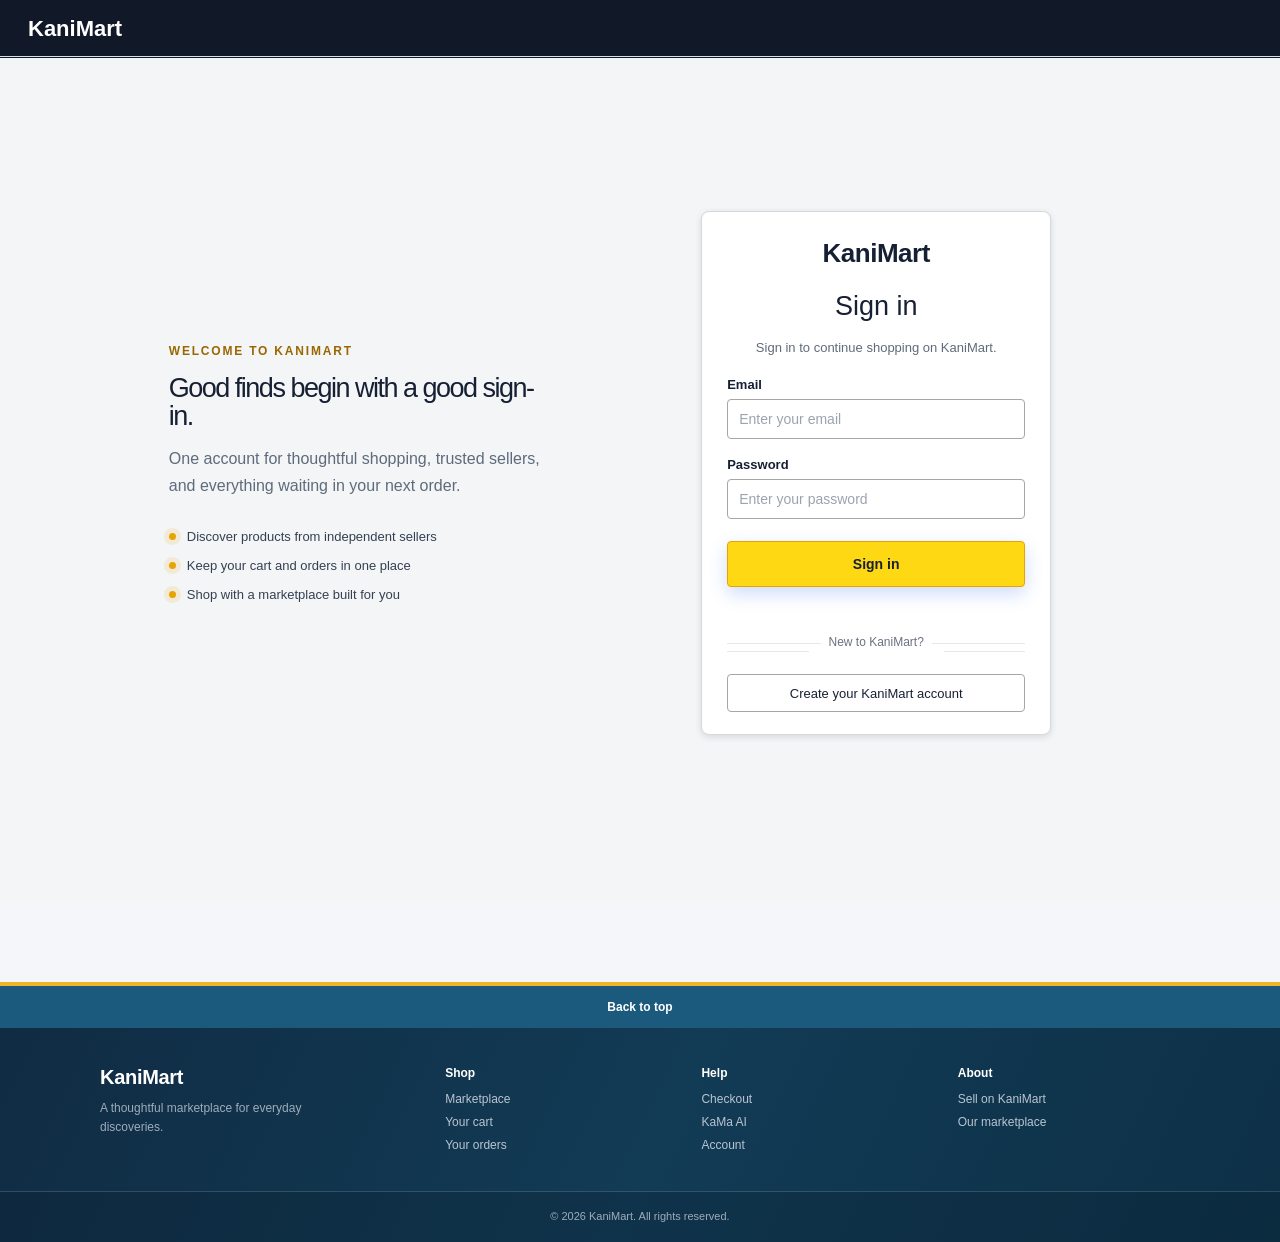
<file: frontend/checkout.html>
<!DOCTYPE html>
<html lang="en">
<head>
    <meta charset="UTF-8">
    <meta name="viewport" content="width=device-width, initial-scale=1.0">

    <title>KaniMart - Checkout</title>

    <link rel="stylesheet" href="style.css">

    <style>
        * {
            box-sizing: border-box;
        }

        body {
            margin: 0;
            font-family: Arial, Helvetica, sans-serif;
            background: #f5f7fb;
            color: #1f2937;
        }

        header {
            background: #111827;
            color: white;
            padding: 18px 7%;
            display: flex;
            justify-content: space-between;
            align-items: center;
        }

        header h1 {
            margin: 0;
            font-size: 25px;
        }

        nav {
            display: flex;
            gap: 22px;
        }

        nav a {
            color: white;
            text-decoration: none;
            font-size: 14px;
        }

        nav a:hover {
            text-decoration: underline;
        }

        .checkout-page {
            width: 100%;
            max-width: none;
            margin: 0;
            padding: 0 28px 35px;
        }

        .checkout-heading {
            margin-bottom: 28px;
        }

        .checkout-heading h2 {
            margin: 0 0 8px;
            font-size: 30px;
        }

        .checkout-heading p {
            margin: 0;
            color: #6b7280;
        }

        .checkout-layout {
            display: grid;
            grid-template-columns: 1fr 350px;
            gap: 25px;
            align-items: start;
        }

        .checkout-card,
        .payment-card,
        .summary-card {
            background: white;
            border-radius: 14px;
            box-shadow: 0 5px 20px rgba(0, 0, 0, 0.07);
        }

        .checkout-card {
            padding: 25px;
        }

        .checkout-card h3,
        .payment-card h3,
        .summary-card h3 {
            margin-top: 0;
            font-size: 20px;
        }

        .checkout-item {
            display: flex;
            justify-content: space-between;
            gap: 20px;
            padding: 18px 0;
            border-bottom: 1px solid #e5e7eb;
        }

        .checkout-item:last-child {
            border-bottom: none;
        }

        .checkout-item strong {
            font-size: 16px;
        }

        .checkout-item p {
            margin: 7px 0 0;
            color: #6b7280;
            font-size: 14px;
        }

        .payment-card {
            padding: 25px;
            margin-top: 20px;
        }

        /* PAYMENT METHODS */

        .payment-methods {
            display: grid;
            gap: 12px;
        }

        .payment-method {
            position: relative;
        }

        .payment-method input {
            position: absolute;
            opacity: 0;
            pointer-events: none;
        }

        .payment-label {
            display: flex;
            align-items: center;
            gap: 14px;
            padding: 16px;
            border: 2px solid #e5e7eb;
            border-radius: 12px;
            background: #fff;
            cursor: pointer;
            transition: all 0.2s ease;
        }

        .payment-label:hover {
            border-color: #9ca3af;
            background: #f9fafb;
        }

        .payment-method input:checked + .payment-label {
            border-color: #111827;
            background: #f9fafb;
            box-shadow: 0 0 0 2px rgba(17, 24, 39, 0.08);
        }

        .payment-icon {
            width: 42px;
            height: 42px;
            display: flex;
            align-items: center;
            justify-content: center;
            border-radius: 10px;
            background: #f3f4f6;
            font-size: 21px;
            flex-shrink: 0;
        }

        .payment-method input:checked + .payment-label .payment-icon {
            background: #111827;
            color: white;
        }

        .payment-info {
            flex: 1;
        }

        .payment-title {
            font-weight: bold;
            font-size: 15px;
        }

        .payment-description {
            margin-top: 4px;
            color: #6b7280;
            font-size: 12px;
        }

        .payment-check {
            width: 20px;
            height: 20px;
            border: 2px solid #d1d5db;
            border-radius: 50%;
        }

        .payment-method input:checked + .payment-label .payment-check {
            border: 6px solid #111827;
        }

        /* PAYMENT DETAILS */

        .payment-details {
            margin-top: 16px;
            padding: 18px;
            border-radius: 12px;
            background: #f9fafb;
            border: 1px solid #e5e7eb;
        }

        .payment-details h4 {
            margin: 0 0 15px;
            font-size: 15px;
        }

        .field-group {
            margin-bottom: 14px;
        }

        .field-group:last-child {
            margin-bottom: 0;
        }

        .field-group label {
            display: block;
            margin-bottom: 6px;
            font-size: 13px;
            font-weight: bold;
        }

        .field-group input,
        .field-group select {
            width: 100%;
            padding: 11px 12px;
            border: 1px solid #d1d5db;
            border-radius: 8px;
            background: white;
            font-size: 14px;
            outline: none;
        }

        .field-group input:focus,
        .field-group select:focus {
            border-color: #111827;
            box-shadow: 0 0 0 2px rgba(17, 24, 39, 0.08);
        }

        .field-row {
            display: grid;
            grid-template-columns: 1fr 1fr;
            gap: 12px;
        }

        .mock-payment {
            margin-top: 15px;
            padding: 12px;
            background: #fffbeb;
            border: 1px solid #fde68a;
            border-radius: 8px;
            color: #92400e;
            font-size: 13px;
        }

        .summary-card {
            padding: 25px;
            position: sticky;
            top: 20px;
        }

        .summary-row {
            display: flex;
            justify-content: space-between;
            padding: 11px 0;
            color: #6b7280;
        }

        .summary-row.total {
            margin-top: 10px;
            padding-top: 18px;
            border-top: 1px solid #e5e7eb;
            color: #111827;
            font-size: 21px;
            font-weight: bold;
        }

        .place-order-button {
            width: 100%;
            margin-top: 22px;
            padding: 14px;
            border: none;
            border-radius: 9px;
            background: #111827;
            color: white;
            font-size: 16px;
            font-weight: bold;
            cursor: pointer;
        }

        .place-order-button:hover {
            background: #374151;
        }

        .place-order-button:disabled {
            background: #9ca3af;
            cursor: not-allowed;
        }

        .back-cart {
            display: block;
            text-align: center;
            margin-top: 15px;
            color: #374151;
            text-decoration: none;
            font-size: 14px;
        }

        .back-cart:hover {
            text-decoration: underline;
        }

        .checkout-message {
            margin-top: 15px;
            padding: 12px;
            border-radius: 8px;
            text-align: center;
            font-size: 14px;
        }

        .loading {
            text-align: center;
            padding: 35px;
            color: #6b7280;
        }

        .empty-checkout {
            text-align: center;
            padding: 40px 20px;
        }

        .empty-checkout-icon {
            font-size: 45px;
            margin-bottom: 12px;
        }

        .empty-checkout a {
            display: inline-block;
            margin-top: 12px;
            padding: 10px 18px;
            border-radius: 8px;
            background: #111827;
            color: white;
            text-decoration: none;
        }

        .error-message {
            background: #fef2f2;
            color: #b91c1c;
            border: 1px solid #fecaca;
            padding: 14px;
            border-radius: 8px;
        }

        .security-note {
            margin-top: 20px;
            text-align: center;
            color: #6b7280;
            font-size: 12px;
        }

        @media (max-width: 800px) {
            header {
                padding: 16px 20px;
            }

            .checkout-layout {
                grid-template-columns: 1fr;
            }

            .summary-card {
                position: static;
            }
        }

        @media (max-width: 500px) {
            header {
                flex-direction: column;
                gap: 12px;
            }

            .checkout-page {
                margin-top: 25px;
            }

            .checkout-item {
                flex-direction: column;
                gap: 6px;
            }

            nav {
                gap: 12px;
            }

            .field-row {
                grid-template-columns: 1fr;
            }
        }
    </style>
</head>

<body>

<header>
    <h1>KaniMart</h1>

    <nav>
        <a href="index.html">Home</a>
        <a href="cart.html">Cart</a>
        <a href="orders.html">Orders</a>
    </nav>
</header>

<main class="checkout-page">

    <div class="checkout-heading">
        <h2>Checkout</h2>
        <p>Review your order and choose your preferred payment method.</p>
    </div>

    <div class="checkout-layout">

        <div>

            <section class="checkout-card">

                <h3>Order Items</h3>

                <div id="checkoutSummary">
                    <div class="loading">
                        Loading order summary...
                    </div>
                </div>

            </section>

            <section class="payment-card">

                <h3>Payment Method</h3>

                <div class="payment-methods">

                    <!-- CARD -->

                    <div class="payment-method">

                        <input
                            type="radio"
                            id="card"
                            name="paymentMethod"
                            value="card"
                            checked
                        >

                        <label
                            for="card"
                            class="payment-label"
                        >
                            <div class="payment-icon">💳</div>

                            <div class="payment-info">
                                <div class="payment-title">
                                    Credit / Debit Card
                                </div>

                                <div class="payment-description">
                                    Visa, Mastercard, RuPay and other cards
                                </div>
                            </div>

                            <div class="payment-check"></div>
                        </label>

                    </div>


                    <!-- UPI -->

                    <div class="payment-method">

                        <input
                            type="radio"
                            id="upi"
                            name="paymentMethod"
                            value="upi"
                        >

                        <label
                            for="upi"
                            class="payment-label"
                        >
                            <div class="payment-icon">📱</div>

                            <div class="payment-info">
                                <div class="payment-title">
                                    UPI
                                </div>

                                <div class="payment-description">
                                    Pay using UPI ID
                                </div>
                            </div>

                            <div class="payment-check"></div>
                        </label>

                    </div>


                    <!-- NET BANKING -->

                    <div class="payment-method">

                        <input
                            type="radio"
                            id="netbanking"
                            name="paymentMethod"
                            value="netbanking"
                        >

                        <label
                            for="netbanking"
                            class="payment-label"
                        >
                            <div class="payment-icon">🏦</div>

                            <div class="payment-info">
                                <div class="payment-title">
                                    Net Banking
                                </div>

                                <div class="payment-description">
                                    Select your bank
                                </div>
                            </div>

                            <div class="payment-check"></div>
                        </label>

                    </div>


                    <!-- WALLET -->

                    <div class="payment-method">

                        <input
                            type="radio"
                            id="wallet"
                            name="paymentMethod"
                            value="wallet"
                        >

                        <label
                            for="wallet"
                            class="payment-label"
                        >
                            <div class="payment-icon">👛</div>

                            <div class="payment-info">
                                <div class="payment-title">
                                    Digital Wallet
                                </div>

                                <div class="payment-description">
                                    Choose a wallet
                                </div>
                            </div>

                            <div class="payment-check"></div>
                        </label>

                    </div>


                    <!-- COD -->

                    <div class="payment-method">

                        <input
                            type="radio"
                            id="cod"
                            name="paymentMethod"
                            value="cod"
                        >

                        <label
                            for="cod"
                            class="payment-label"
                        >
                            <div class="payment-icon">💰</div>

                            <div class="payment-info">
                                <div class="payment-title">
                                    Cash on Delivery
                                </div>

                                <div class="payment-description">
                                    Pay when your order arrives
                                </div>
                            </div>

                            <div class="payment-check"></div>
                        </label>

                    </div>

                </div>


                <!-- DYNAMIC PAYMENT DETAILS -->

                <div
                    id="paymentDetails"
                    class="payment-details"
                ></div>


                <div class="mock-payment">
                    🧪 <strong>Demo Payment:</strong>
                    This is a simulated payment system for the
                    KaniMart capstone project. No real money will
                    be charged.
                </div>

            </section>

        </div>


        <aside class="summary-card">

            <h3>Order Summary</h3>

            <div class="summary-row">
                <span>Subtotal</span>

                <span>
                    ₹<span id="subtotal">0.00</span>
                </span>
            </div>

            <div class="summary-row">
                <span>Delivery</span>
                <span>Free</span>
            </div>

            <div class="summary-row total">
                <span>Total</span>

                <span>
                    ₹<span id="checkoutTotal">0.00</span>
                </span>
            </div>

            <button
                id="placeOrderButton"
                class="place-order-button"
                type="button"
            >
                Place Order
            </button>

            <a
                href="cart.html"
                class="back-cart"
            >
                ← Back to Cart
            </a>

            <p
                id="checkoutMessage"
                class="checkout-message"
            ></p>

            <div class="security-note">
                🔒 Secure checkout · KaniMart
            </div>

        </aside>

    </div>

</main>

<script src="checkout.js"></script>

<footer class="site-footer">
    <a class="footer-back-to-top" href="#">Back to top</a>
    <div class="footer-content">
        <div class="footer-brand-block">
            <p class="footer-brand">KaniMart</p>
            <p class="footer-tagline">A thoughtful marketplace for everyday discoveries.</p>
        </div>
        <div class="footer-column">
            <h3>Shop</h3>
            <a href="index.html">Marketplace</a>
            <a href="cart.html">Your cart</a>
            <a href="orders.html">Your orders</a>
        </div>
        <div class="footer-column">
            <h3>Help</h3>
            <a href="checkout.html">Checkout</a>
            <a href="ai.html">KaMa AI</a>
            <a href="index.html">Account</a>
        </div>
        <div class="footer-column">
            <h3>About</h3>
            <a href="seller.html">Sell on KaniMart</a>
            <a href="index.html">Our marketplace</a>
        </div>
    </div>
    <div class="footer-legal">
        <p>&copy; 2026 KaniMart. All rights reserved.</p>
    </div>
</footer>

</body>
</html>
</file>
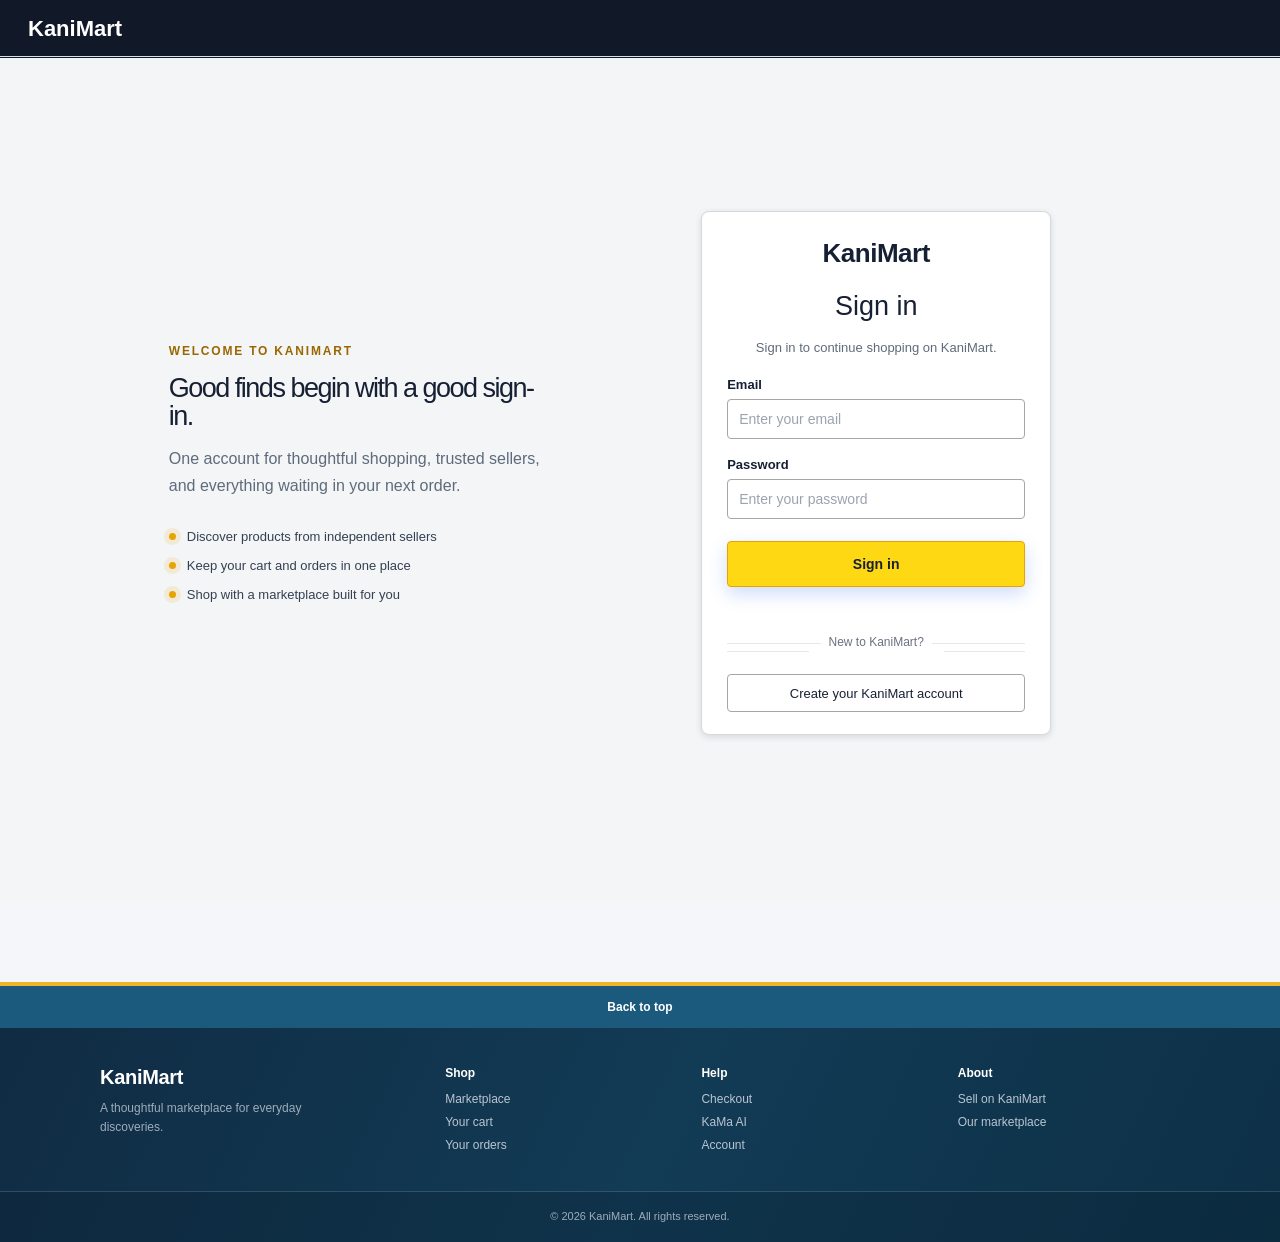
<file: frontend/orders.html>
<!DOCTYPE html>
<html lang="en">
<head>
    <meta charset="UTF-8">
    <meta name="viewport" content="width=device-width, initial-scale=1.0">

    <title>KaniMart - Order History</title>

    <link rel="stylesheet" href="style.css">

    <style>
        * {
            box-sizing: border-box;
        }

        body {
            margin: 0;
            font-family: Arial, Helvetica, sans-serif;
            background: #f5f7fb;
            color: #1f2937;
        }

        header {
            background: #111827;
            color: white;
            padding: 18px 7%;
            display: flex;
            justify-content: space-between;
            align-items: center;
        }

        header h1 {
            margin: 0;
            font-size: 25px;
        }

        nav {
            display: flex;
            gap: 22px;
        }

        nav a {
            color: white;
            text-decoration: none;
            font-size: 14px;
        }

        nav a:hover {
            text-decoration: underline;
        }

        .orders-page {
            width: 100%;
            max-width: none;
            margin: 0;
            padding: 0 28px 35px;
        }

        .orders-heading {
            margin-bottom: 28px;
        }

        .orders-heading h2 {
            margin: 0 0 8px;
            font-size: 30px;
        }

        .orders-heading p {
            margin: 0;
            color: #6b7280;
        }

        .orders-list {
            display: flex;
            flex-direction: column;
            gap: 18px;
        }

        .order-card {
            background: white;
            border-radius: 14px;
            padding: 24px;
            box-shadow: 0 5px 20px rgba(0, 0, 0, 0.07);
        }

        .order-top {
            display: flex;
            justify-content: space-between;
            align-items: center;
            gap: 15px;
            padding-bottom: 18px;
            border-bottom: 1px solid #e5e7eb;
        }

        .order-id {
            margin: 0;
            font-size: 19px;
            color: #111827;
        }

        .order-date {
            margin: 6px 0 0;
            color: #6b7280;
            font-size: 13px;
        }

        .status-badge {
            display: inline-block;
            padding: 7px 13px;
            border-radius: 20px;
            font-size: 12px;
            font-weight: bold;
            text-transform: uppercase;
            background: #f3f4f6;
            color: #374151;
        }

        .status-completed,
        .status-delivered {
            background: #dcfce7;
            color: #166534;
        }

        .status-pending {
            background: #fef3c7;
            color: #92400e;
        }

        .status-processing {
            background: #dbeafe;
            color: #1d4ed8;
        }

        .status-cancelled {
            background: #fee2e2;
            color: #b91c1c;
        }

        .order-bottom {
            display: flex;
            justify-content: space-between;
            align-items: center;
            padding-top: 18px;
        }

        .order-total-label {
            color: #6b7280;
            font-size: 14px;
        }

        .order-total {
            margin-top: 4px;
            font-size: 22px;
            font-weight: bold;
            color: #111827;
        }

        .view-order-button {
            padding: 10px 18px;
            border: 1px solid #d1d5db;
            border-radius: 8px;
            background: white;
            color: #111827;
            cursor: pointer;
            font-size: 14px;
        }

        .view-order-button:hover {
            background: #f3f4f6;
        }

        .empty-orders {
            background: white;
            border-radius: 14px;
            padding: 65px 20px;
            text-align: center;
            box-shadow: 0 5px 20px rgba(0, 0, 0, 0.07);
        }

        .empty-icon {
            font-size: 52px;
            margin-bottom: 15px;
        }

        .empty-orders h3 {
            margin: 0 0 8px;
            font-size: 21px;
        }

        .empty-orders p {
            color: #6b7280;
            margin: 0 0 22px;
        }

        .shop-button {
            display: inline-block;
            padding: 11px 20px;
            background: #111827;
            color: white;
            border-radius: 8px;
            text-decoration: none;
        }

        .shop-button:hover {
            background: #374151;
        }

        .loading {
            background: white;
            border-radius: 14px;
            padding: 50px;
            text-align: center;
            color: #6b7280;
        }

        .error-message {
            background: #fef2f2;
            color: #b91c1c;
            border: 1px solid #fecaca;
            padding: 16px;
            border-radius: 9px;
        }

        .orders-summary {
            display: flex;
            gap: 15px;
            margin-bottom: 20px;
        }

        .summary-box {
            background: white;
            padding: 15px 20px;
            border-radius: 10px;
            box-shadow: 0 3px 12px rgba(0, 0, 0, 0.05);
            min-width: 130px;
        }

        .summary-box span {
            display: block;
            color: #6b7280;
            font-size: 12px;
            margin-bottom: 5px;
        }

        .summary-box strong {
            font-size: 20px;
        }

        .seller-status-select {
            min-width: 145px;
            padding: 9px 10px;
            border: 1px solid #d1d5db;
            border-radius: 8px;
            background: #ffffff;
            color: #111827;
            font-size: 13px;
        }

        @media (max-width: 650px) {

            header {
                padding: 16px 20px;
                flex-direction: column;
                gap: 12px;
            }

            .orders-page {
                margin-top: 25px;
            }

            .orders-summary {
                display: grid;
                grid-template-columns: 1fr 1fr;
            }

            .order-top {
                align-items: flex-start;
                flex-direction: column;
            }

            .order-bottom {
                align-items: flex-start;
                flex-direction: column;
                gap: 15px;
            }

            .view-order-button {
                width: 100%;
            }

            nav {
                gap: 12px;
            }
        }
    </style>
</head>

<body>

<header>

    <h1>KaniMart</h1>

    <nav>
        <a href="index.html">Home</a>
        <a href="cart.html">Cart</a>
        <a href="orders.html">Orders</a>
    </nav>

</header>


<main class="orders-page">

    <div class="orders-heading">

        <h2>Order History</h2>

        <p id="ordersDescription">
            View your previous KaniMart orders and their status.
        </p>

    </div>


    <div id="ordersSummary" class="orders-summary" style="display:none;">

        <div class="summary-box">
            <span>Total Orders</span>
            <strong id="totalOrders">0</strong>
        </div>

        <div class="summary-box">
            <span>Total Spent</span>
            <strong>₹<span id="totalSpent">0.00</span></strong>
        </div>

    </div>


    <div id="ordersContainer">

        <div class="loading">
            Loading your orders...
        </div>

    </div>

</main>


<script>

const API_BASE = window.KANIMART_API_BASE ||
    (window.location.protocol === "http:" &&
        (window.location.hostname === "127.0.0.1" ||
            window.location.hostname === "localhost")
        ? "http://127.0.0.1:8080"
        : "");


const token =
    localStorage.getItem("kanimart_token");


const user = JSON.parse(
    localStorage.getItem("kanimart_user") || "null"
);


/* --------------------------------
   Authentication
-------------------------------- */

if (!token || !user) {

    window.location.href =
        "index.html";

}


/* --------------------------------
   Format Date
-------------------------------- */

function formatDate(dateValue) {

    if (!dateValue) {
        return "N/A";
    }

    const date =
        new Date(dateValue);

    if (isNaN(date.getTime())) {

        return dateValue;

    }

    return date.toLocaleString(
        "en-IN",
        {
            day: "2-digit",
            month: "short",
            year: "numeric",
            hour: "2-digit",
            minute: "2-digit"
        }
    );

}


/* --------------------------------
   Status Class
-------------------------------- */

function getStatusClass(status) {

    const value =
        String(status || "PENDING")
            .toLowerCase();

    return `status-${value}`;

}


/* --------------------------------
   Load Orders
-------------------------------- */

async function loadOrders() {

    const container =
        document.getElementById(
            "ordersContainer"
        );

    try {

        const isSeller =
            user.role === "SELLER" ||
            user.role === "ADMIN";

        if (isSeller) {
            document.getElementById("ordersDescription").textContent =
                "Review orders containing your products and manage their status.";
        }

        const response =
            await fetch(
                isSeller
                    ? `${API_BASE}/api/seller/orders`
                    : `${API_BASE}/api/orders/${user.id}`,
                {
                    method: "GET",

                    headers: {
                        "Authorization":
                            `Bearer ${token}`,

                        "Content-Type":
                            "application/json"
                    }
                }
            );


        const result =
            await response.json();


        if (
            !response.ok ||
            !result.success
        ) {

            throw new Error(
                result.message ||
                result.error ||
                "Unable to load orders"
            );

        }


        /* ----------------------------
           Handle API response
        ---------------------------- */

        let orders = [];


        if (
            Array.isArray(result.data)
        ) {

            orders =
                result.data;

        }
        else if (
            result.data &&
            Array.isArray(result.data.orders)
        ) {

            orders =
                result.data.orders;

        }


        /* ----------------------------
           Empty orders
        ---------------------------- */

        if (orders.length === 0) {

            container.innerHTML = `
                <div class="empty-orders">

                    <div class="empty-icon">
                        📦
                    </div>

                    <h3>
                        No orders yet
                    </h3>

                    <p>
                        You haven't placed any orders.
                        Start shopping to see your orders here.
                    </p>

                    <a
                        href="index.html"
                        class="shop-button"
                    >
                        Start Shopping
                    </a>

                </div>
            `;

            return;

        }


        /* ----------------------------
           Calculate summary
        ---------------------------- */

        let totalSpent = 0;


    orders.forEach(order => {

            const amount =
                Number(
                    order.total_amount_cents ||
                    order.total_cents ||
                    order.total ||
                    0
                ) / 100;

            totalSpent += amount;

        });


        document.getElementById(
            "totalOrders"
        ).textContent =
            orders.length;


        document.getElementById(
            "totalSpent"
        ).textContent =
            totalSpent.toFixed(2);


        document.getElementById(
            "ordersSummary"
        ).style.display =
            "flex";


        /* ----------------------------
           Render orders
        ---------------------------- */

        container.innerHTML = `
            <div class="orders-list">

                ${
                    orders.map(order => {

                        const total =
                            Number(
                                order.total_amount_cents ||
                                order.total_cents ||
                                order.total ||
                                0
                            ) / 100;


                        const status =
                            order.status ||
                            "PENDING";


                        return `
                            <div class="order-card">

                                <div class="order-top">

                                    <div>

                                        <h3 class="order-id">
                                            Order #${order.id}
                                        </h3>

                                        <p class="order-date">
                                            Placed on
                                            ${formatDate(
                                                order.created_at
                                            )}
                                        </p>

                                    </div>

                                    <span
                                        class="status-badge
                                        ${getStatusClass(status)}"
                                    >
                                        ${status}
                                    </span>

                                </div>


                            <div class="order-bottom">

                                    <div>

                                        <div class="order-total-label">
                                            Order Total
                                        </div>

                                        <div class="order-total">
                                            ₹${total.toFixed(2)}
                                        </div>

                                    </div>

                                    ${
                                        (user.role === "SELLER" || user.role === "ADMIN")
                                            ? renderSellerStatusControl(order)
                                            : ""
                                    }

                                </div>

                            </div>
                        `;

                    }).join("")
                }

            </div>
        `;


    }
    catch (error) {

        console.error(
            "Order loading error:",
            error
        );


        container.innerHTML = `
            <div class="error-message">

                Unable to load orders:
                ${error.message}

            </div>
        `;

    }

}

function getStatusOptions(status) {
    const transitions = {
        PENDING: ["CONFIRMED", "CANCELLED"],
        CONFIRMED: ["SHIPPED", "CANCELLED"],
        SHIPPED: ["DELIVERED"],
        DELIVERED: [],
        CANCELLED: []
    };

    return [status, ...(transitions[status] || [])]
        .filter((value, index, values) => values.indexOf(value) === index);
}

function renderSellerStatusControl(order) {
    const status = order.status || "PENDING";

    const options = getStatusOptions(status)
        .map(option => `
            <option value="${option}" ${option === status ? "selected" : ""}>
                ${option.charAt(0) + option.slice(1).toLowerCase()}
            </option>
        `)
        .join("");

    return `
        <select
            class="seller-status-select"
            data-order-id="${Number(order.id)}"
            aria-label="Update order ${Number(order.id)} status"
        >
            ${options}
        </select>
    `;
}

async function updateSellerOrderStatus(select) {
    const orderId = Number(select.dataset.orderId);
    const newStatus = select.value;

    select.disabled = true;

    try {
        const response = await fetch(
            `${API_BASE}/api/orders/${user.id}/${orderId}/status`,
            {
                method: "PUT",
                headers: {
                    "Authorization": `Bearer ${token}`,
                    "Content-Type": "application/json"
                },
                body: JSON.stringify({ status: newStatus })
            }
        );
        const result = await response.json();

        if (!response.ok || !result.success) {
            throw new Error(result.message || "Unable to update order status.");
        }

        await loadOrders();
    } catch (error) {
        alert(error.message || "Unable to update order status.");
        await loadOrders();
    }
}

document.addEventListener("change", event => {
    if (event.target.matches(".seller-status-select")) {
        updateSellerOrderStatus(event.target);
    }
});


/* --------------------------------
   Start
-------------------------------- */

loadOrders();

</script>

<footer class="site-footer">
    <a class="footer-back-to-top" href="#">Back to top</a>
    <div class="footer-content">
        <div class="footer-brand-block">
            <p class="footer-brand">KaniMart</p>
            <p class="footer-tagline">A thoughtful marketplace for everyday discoveries.</p>
        </div>
        <div class="footer-column">
            <h3>Shop</h3>
            <a href="index.html">Marketplace</a>
            <a href="cart.html">Your cart</a>
            <a href="orders.html">Your orders</a>
        </div>
        <div class="footer-column">
            <h3>Help</h3>
            <a href="checkout.html">Checkout</a>
            <a href="ai.html">KaMa AI</a>
            <a href="index.html">Account</a>
        </div>
        <div class="footer-column">
            <h3>About</h3>
            <a href="seller.html">Sell on KaniMart</a>
            <a href="index.html">Our marketplace</a>
        </div>
    </div>
    <div class="footer-legal">
        <p>&copy; 2026 KaniMart. All rights reserved.</p>
    </div>
</footer>

</body>
</html>
</file>
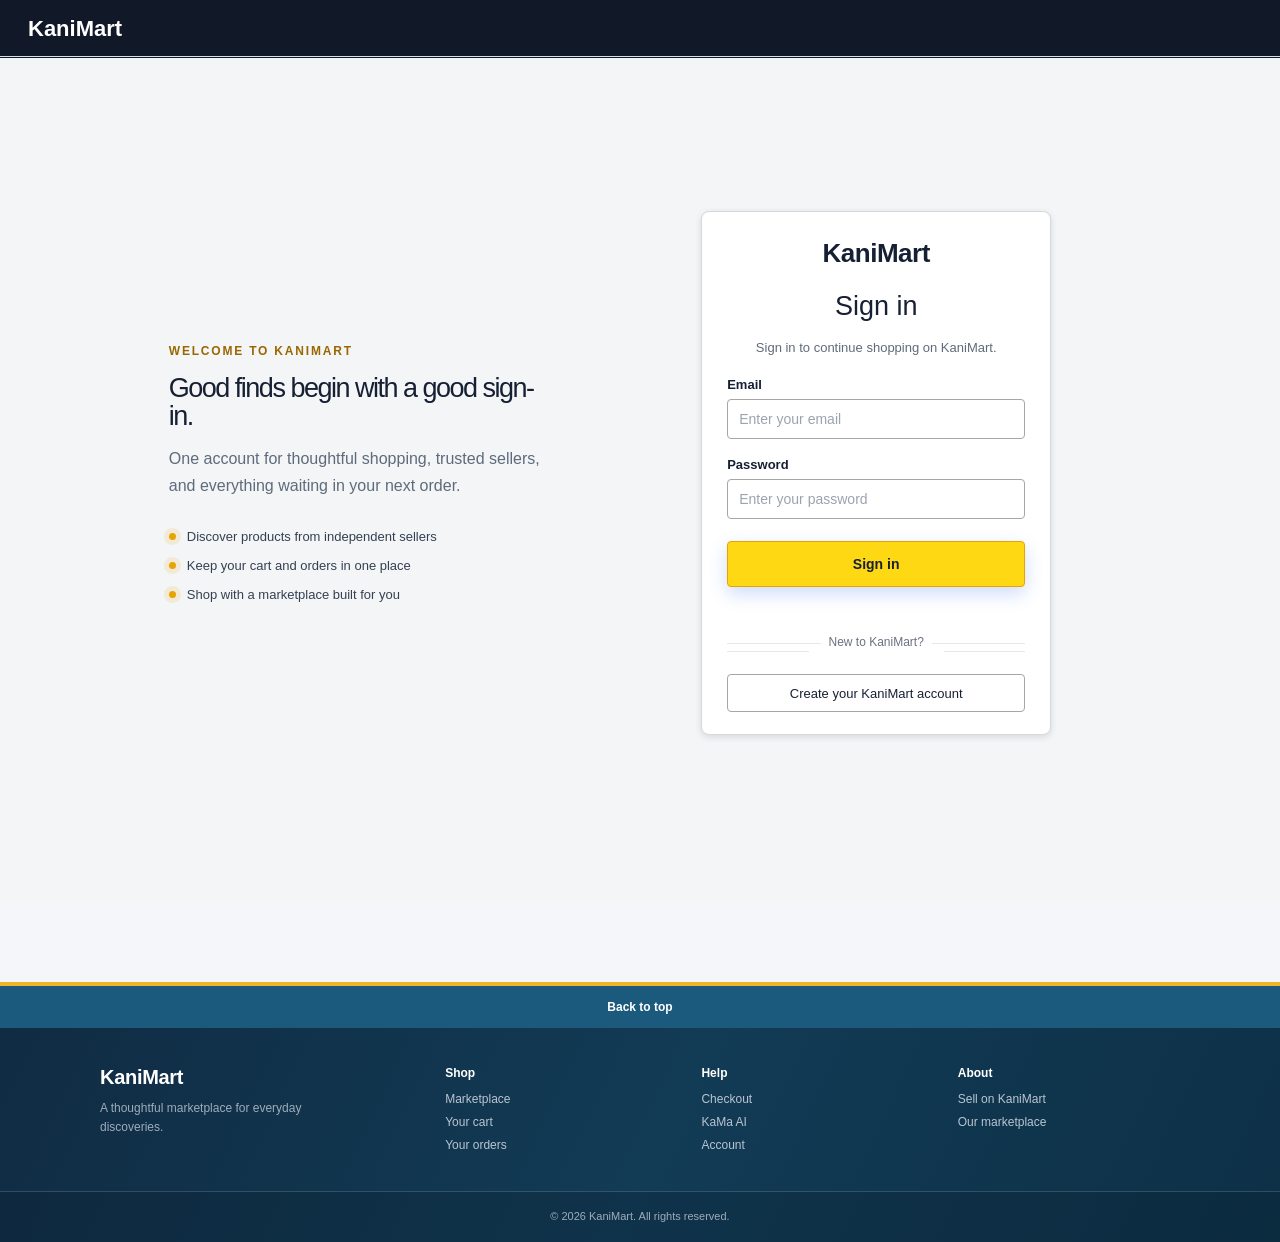
<file: frontend/seller.html>
<!DOCTYPE html>
<html lang="en">

<head>
    <meta charset="UTF-8">

    <meta
        name="viewport"
        content="width=device-width, initial-scale=1.0"
    >

    <title>KaniMart - Seller Management</title>

    <link
        rel="stylesheet"
        href="style.css"
    >

    <style>

        /* =====================================================
           GLOBAL
        ===================================================== */

        * {
            box-sizing: border-box;
        }

        html,
        body {
            margin: 0;
            padding: 0;
            width: 100%;
            min-height: 100%;
        }

        body {
            font-family: Arial, Helvetica, sans-serif;
            background: #f4f6fa;
            color: #111827;
        }

        .seller-page {
            width: 100%;
            min-height: 100vh;
        }


        /* =====================================================
           HEADER
        ===================================================== */

        .seller-header {
            width: 100%;
            min-height: 56px;

            padding: 0 28px;

            display: flex;
            align-items: center;
            justify-content: space-between;

            background: #111827;
            color: white;
        }

        .brand {
            font-size: 22px;
            font-weight: 700;
            color: white;
        }

        .header-actions {
            display: flex;
            align-items: center;
            gap: 8px;
        }

        .header-actions a {
            text-decoration: none;
        }

        .nav-button,
        .logout-button {
            display: inline-flex;
            align-items: center;
            justify-content: center;

            height: 34px;

            padding: 0 13px;

            border-radius: 7px;

            font-size: 12px;
            font-weight: 600;

            transition: 0.2s ease;
        }

        .nav-button {
            background: #374151;
            color: white;
        }

        .nav-button:hover {
            background: #4b5563;
        }

        .logout-button {
            border: none;

            cursor: pointer;

            background: #dc2626;
            color: white;
        }

        .logout-button:hover {
            background: #b91c1c;
        }


        /* =====================================================
           MAIN CONTAINER
        ===================================================== */

        .seller-container {
            width: 100%;
            max-width: none;

            margin: 0;
            padding: 0 28px 35px;
        }


        /* =====================================================
           SELLER HERO
        ===================================================== */

        .hero {
            width: 100%;

            margin: 24px 0 20px;

            padding: 30px 30px;

            border-radius: 15px;

            background:
                linear-gradient(
                    135deg,
                    #1e2a68,
                    #4338ca
                );

            color: white;

            box-shadow:
                0 7px 22px
                rgba(0, 0, 0, 0.08);

            display: block !important;
        }

        .hero-label {
            display: block !important;

            width: 100%;

            margin: 0 0 12px;

            font-size: 11px;

            font-weight: 700;

            letter-spacing: 1.2px;

            color: #dbeafe;
        }

        .hero h1 {
            display: block !important;

            width: 100%;

            margin: 0 0 10px;

            font-size: 32px;

            line-height: 1.2;

            color: white;
        }

        .hero p {
            display: block !important;

            width: 100%;

            margin: 0;

            color: #e0e7ff;

            font-size: 13px;

            line-height: 1.5;
        }


        /* =====================================================
           WHITE PANELS
        ===================================================== */

        .panel {
            width: 100%;

            background: white;

            border-radius: 13px;

            padding: 20px;

            margin-bottom: 18px;

            border: 1px solid #e5e7eb;

            box-shadow:
                0 3px 12px
                rgba(0, 0, 0, 0.05);
        }

        .panel-header {
            display: flex;

            align-items: center;

            justify-content: space-between;

            gap: 12px;

            margin-bottom: 17px;
        }

        .panel-header h2 {
            margin: 0;

            font-size: 20px;

            color: #111827;
        }

        .edit-badge {
            display: none;

            padding: 5px 10px;

            border-radius: 999px;

            background: #fff7ed;

            color: #c2410c;

            font-size: 11px;

            font-weight: 700;
        }

        .edit-badge.visible {
            display: inline-block;
        }


        /* =====================================================
           FORM
        ===================================================== */

        .form-grid {
            width: 100%;

            display: grid;

            grid-template-columns:
                repeat(2, minmax(0, 1fr));

            gap: 13px 16px;
        }

        .form-group {
            display: flex;

            flex-direction: column;

            gap: 5px;

            min-width: 0;
        }

        .form-group.full {
            grid-column: 1 / -1;
        }

        .form-group label {
            font-size: 12px;

            font-weight: 700;

            color: #374151;
        }

        .form-group input,
        .form-group textarea,
        .form-group select {
            width: 100%;

            border: 1px solid #d1d5db;

            border-radius: 8px;

            padding: 9px 11px;

            font-size: 13px;

            outline: none;

            background: white;

            color: #111827;

            font-family: inherit;
        }

        .form-group input {
            height: 38px;
        }

        .form-group textarea {
            min-height: 72px;

            resize: vertical;
        }

        .form-group input:focus,
        .form-group textarea:focus,
        .form-group select:focus {
            border-color: #2563eb;

            box-shadow:
                0 0 0 3px
                rgba(37, 99, 235, 0.08);
        }

        .readonly-input {
            background: #f3f4f6 !important;

            color: #6b7280;

            cursor: not-allowed;
        }

        .help-text {
            font-size: 10px;

            line-height: 1.4;

            color: #6b7280;
        }


        /* =====================================================
           IMAGE PREVIEW
        ===================================================== */

        .image-preview-container {
            margin-top: 6px;

            display: none;
        }

        .image-preview-container.visible {
            display: block;
        }

        .image-preview-label {
            display: block;

            margin-bottom: 6px;

            font-size: 11px;

            font-weight: 700;

            color: #4b5563;
        }

        .image-preview {
            width: 150px;

            height: 90px;

            object-fit: cover;

            border-radius: 8px;

            border: 1px solid #e5e7eb;

            background: #f3f4f6;
        }


        /* =====================================================
           FORM ACTIONS
        ===================================================== */

        .form-actions {
            display: flex;

            align-items: center;

            gap: 8px;

            margin-top: 17px;

            flex-wrap: wrap;
        }

        .primary-button,
        .secondary-button,
        .danger-button {
            border: none;

            border-radius: 7px;

            padding: 9px 14px;

            font-size: 12px;

            font-weight: 700;

            cursor: pointer;

            transition: 0.2s ease;
        }

        .primary-button {
            background: #2563eb;

            color: white;
        }

        .primary-button:hover {
            background: #1d4ed8;
        }

        .secondary-button {
            background: #111827;

            color: white;
        }

        .secondary-button:hover {
            background: #1f2937;
        }

        .danger-button {
            background: #fee2e2;

            color: #b91c1c;
        }

        .danger-button:hover {
            background: #fecaca;
        }

        .primary-button:disabled,
        .secondary-button:disabled,
        .danger-button:disabled {
            opacity: 0.6;

            cursor: not-allowed;
        }


        /* =====================================================
           MESSAGE
        ===================================================== */

        .message {
            min-height: 18px;

            margin: 10px 0 0;

            font-size: 12px;

            font-weight: 600;
        }


        /* =====================================================
           PRODUCTS TOOLBAR
        ===================================================== */

        .products-toolbar {
            display: flex;

            justify-content: space-between;

            align-items: center;

            gap: 12px;

            margin-bottom: 14px;
        }

        .products-toolbar h2 {
            margin: 0;

            font-size: 20px;
        }


        /* =====================================================
           PRODUCT GRID
        ===================================================== */

        .product-list {
            width: 100%;

            display: grid;

            grid-template-columns:
                repeat(4, minmax(0, 1fr));

            gap: 14px;
        }

        .seller-orders-list {
            display: grid;
            gap: 10px;
        }

        .seller-order {
            display: grid;
            grid-template-columns: 1.1fr 1fr 150px 180px;
            align-items: center;
            gap: 16px;
            padding: 15px 16px;
            border: 1px solid #e5e7eb;
            border-radius: 9px;
            background: #ffffff;
        }

        .seller-order-id,
        .seller-order-buyer,
        .seller-order-total {
            min-width: 0;
        }

        .seller-order-id strong,
        .seller-order-total strong {
            display: block;
            color: #111827;
            font-size: 13px;
        }

        .seller-order-id span,
        .seller-order-buyer span,
        .seller-order-total span {
            display: block;
            margin-top: 4px;
            overflow: hidden;
            color: #6b7280;
            font-size: 11px;
            text-overflow: ellipsis;
            white-space: nowrap;
        }

        .seller-order-status {
            width: 100%;
            min-height: 36px;
            padding: 0 9px;
            border: 1px solid #d1d5db;
            border-radius: 7px;
            background: #ffffff;
            color: #111827;
            font-size: 12px;
        }

        .seller-order-status:focus {
            border-color: #2563eb;
            outline: 3px solid rgba(37, 99, 235, 0.1);
        }

        @media (max-width: 850px) {
            .seller-order {
                grid-template-columns: repeat(2, minmax(0, 1fr));
            }
        }

        @media (max-width: 520px) {
            .seller-order {
                grid-template-columns: 1fr;
                gap: 10px;
            }
        }


        /* =====================================================
           PRODUCT CARD
        ===================================================== */

        .seller-product {
            min-width: 0;

            display: flex;

            flex-direction: column;

            width: 100%;

            border: 1px solid #e5e7eb;

            border-radius: 11px;

            overflow: hidden;

            background: white;

            transition:
                transform 0.2s ease,
                box-shadow 0.2s ease;
        }

        .seller-product:hover {
            transform: translateY(-2px);

            box-shadow:
                0 7px 18px
                rgba(0, 0, 0, 0.08);
        }


        /* =====================================================
           PRODUCT IMAGE
        ===================================================== */

        .product-image {
            width: 100%;

            height: 150px;

            object-fit: cover;

            display: block;

            background: #f3f4f6;
        }


        /* =====================================================
           PRODUCT CONTENT
        ===================================================== */

        .product-content {
            min-width: 0;

            padding: 11px;

            display: flex;

            flex-direction: column;

            flex: 1;
        }

        .product-id {
            display: inline-block;

            width: fit-content;

            max-width: 100%;

            margin-bottom: 5px;

            padding: 3px 6px;

            border-radius: 5px;

            background: #eff6ff;

            color: #1d4ed8;

            font-size: 9px;

            font-weight: 800;
        }

        .product-content h3 {
            margin: 0 0 5px;

            font-size: 14px;

            line-height: 1.3;

            overflow-wrap: anywhere;
        }

        .product-description {
            margin: 0 0 9px;

            color: #6b7280;

            font-size: 11px;

            line-height: 1.4;

            min-height: 31px;

            overflow-wrap: anywhere;
        }


        /* =====================================================
           PRICE + STOCK
        ===================================================== */

        .product-details {
            display: grid;

            grid-template-columns:
                1fr 1fr;

            gap: 5px;

            margin-top: auto;

            margin-bottom: 9px;
        }

        .detail-box {
            min-width: 0;

            background: #f9fafb;

            border-radius: 6px;

            padding: 6px;
        }

        .detail-label {
            display: block;

            color: #6b7280;

            font-size: 9px;

            margin-bottom: 2px;
        }

        .detail-value {
            display: block;

            font-size: 11px;

            font-weight: 700;

            overflow-wrap: anywhere;
        }


        /* =====================================================
           PRODUCT ACTIONS
        ===================================================== */

        .product-actions {
            display: flex;

            gap: 5px;
        }

        .product-actions button {
            flex: 1;

            min-width: 0;

            padding: 7px 4px;

            border-radius: 6px;

            font-size: 10px;
        }


        /* =====================================================
           LOADING / EMPTY
        ===================================================== */

        .loading,
        .empty-state {
            grid-column: 1 / -1;
        }

        .empty-state {
            text-align: center;

            padding: 35px 20px;

            color: #6b7280;

            border:
                2px dashed #e5e7eb;

            border-radius: 12px;
        }

        .loading {
            text-align: center;

            color: #6b7280;

            padding: 20px;
        }


        /* =====================================================
           RESPONSIVE
        ===================================================== */

        @media (max-width: 1100px) {

            .product-list {
                grid-template-columns:
                    repeat(3, minmax(0, 1fr));
            }
        }


        @media (max-width: 800px) {

            .seller-header {
                padding: 0 18px;
            }

            .seller-container {
                padding: 0 18px 30px;
            }

            .form-grid {
                grid-template-columns: 1fr;
            }

            .form-group.full {
                grid-column: auto;
            }

            .hero {
                padding: 26px 24px;
            }

            .hero h1 {
                font-size: 28px;
            }

            .product-list {
                grid-template-columns:
                    repeat(2, minmax(0, 1fr));
            }
        }


        @media (max-width: 600px) {

            .seller-container {
                padding: 0 12px 25px;
            }

            .seller-header {
                padding: 0 12px;
            }

            .brand {
                font-size: 20px;
            }

            .nav-button,
            .logout-button {
                height: 32px;

                padding: 0 10px;

                font-size: 11px;
            }

            .hero {
                margin-top: 14px;

                padding: 24px 19px;

                border-radius: 12px;
            }

            .hero h1 {
                font-size: 25px;
            }

            .hero p {
                font-size: 12px;
            }

            .panel {
                padding: 16px;

                border-radius: 11px;
            }

            .panel-header h2,
            .products-toolbar h2 {
                font-size: 18px;
            }

            .product-list {
                grid-template-columns: 1fr;
            }

            .product-image {
                height: 180px;
            }

            .form-actions {
                width: 100%;
            }

            .form-actions button {
                flex: 1;
            }
        }


        @media (max-width: 420px) {

            .header-actions {
                gap: 4px;
            }

            .nav-button {
                font-size: 0;
            }

            .nav-button::before {
                content: "← Marketplace";

                font-size: 11px;
            }

            .hero h1 {
                font-size: 23px;
            }

            .form-actions {
                flex-direction: column;
            }

            .form-actions button {
                width: 100%;
            }
        }

    </style>
</head>


<body>

<div class="seller-page">


    <!-- =====================================================
         HEADER
    ====================================================== -->

    <header class="seller-header">

        <div class="brand">
            KaniMart
        </div>


        <div class="header-actions">

            <a
                href="index.html"
                class="nav-button"
            >
                ← Marketplace
            </a>


            <button
                id="logoutButton"
                class="logout-button"
                type="button"
            >
                Logout
            </button>

        </div>

    </header>



    <!-- =====================================================
         MAIN
    ====================================================== -->

    <main class="seller-container">


        <!-- =================================================
             HERO
        ================================================== -->

        <section class="hero">

            <div class="hero-label">
                KANIMART SELLER CENTER
            </div>


            <h1>
                Manage your products.
            </h1>


            <p>
                Create, edit and manage your KaniMart products
                from one place.
            </p>

        </section>



        <!-- =================================================
             ADD / EDIT PRODUCT
        ================================================== -->

        <section class="panel">

            <div class="panel-header">

                <h2 id="formTitle">
                    Add New Product
                </h2>


                <span
                    id="editBadge"
                    class="edit-badge"
                >
                    Editing Product
                </span>

            </div>


            <form id="productForm">

                <div class="form-grid">


                    <!-- PRODUCT ID -->

                    <div class="form-group">

                        <label for="productId">
                            Product ID
                        </label>

                        <input
                            type="text"
                            id="productId"
                            class="readonly-input"
                            placeholder="Generated automatically"
                            readonly
                        >

                        <span class="help-text">
                            Product ID is generated automatically
                            and cannot be changed.
                        </span>

                    </div>


                    <!-- PRODUCT NAME -->

                    <div class="form-group">

                        <label for="productName">
                            Product Name *
                        </label>

                        <input
                            type="text"
                            id="productName"
                            placeholder="Enter product name"
                            required
                        >

                    </div>


                    <!-- IMAGE -->

                    <div class="form-group full">

                        <label for="productImage">
                            Product Image URL
                        </label>

                        <input
                            type="url"
                            id="productImage"
                            placeholder="https://example.com/product-image.jpg"
                        >

                        <span class="help-text">
                            Paste a direct image URL.
                            Leave empty if you do not have an image.
                        </span>


                        <div
                            id="imagePreviewContainer"
                            class="image-preview-container"
                        >

                            <span class="image-preview-label">
                                Image Preview
                            </span>

                            <img
                                id="imagePreview"
                                class="image-preview"
                                alt="Product preview"
                            >

                        </div>

                    </div>


                    <!-- DESCRIPTION -->

                    <div class="form-group full">

                        <label for="productDescription">
                            Description *
                        </label>

                        <textarea
                            id="productDescription"
                            rows="3"
                            placeholder="Enter product description"
                            required
                        ></textarea>

                    </div>


                    <!-- PRICE -->

                    <div class="form-group">

                        <label for="productPrice">
                            Price (₹) *
                        </label>

                        <input
                            type="number"
                            id="productPrice"
                            min="0"
                            step="0.01"
                            placeholder="0.00"
                            required
                        >

                    </div>


                    <!-- STOCK -->

                    <div class="form-group">

                        <label for="productStock">
                            Stock Quantity *
                        </label>

                        <input
                            type="number"
                            id="productStock"
                            min="0"
                            step="1"
                            placeholder="0"
                            required
                        >

                    </div>


                    <!-- CATEGORY -->

                    <div class="form-group full">

                        <label for="productCategory">
                            Category *
                        </label>

                        <input
                            type="text"
                            id="productCategory"
                            placeholder="e.g. Electronics"
                            required
                        >

                    </div>

                </div>


                <!-- FORM ACTIONS -->

                <div class="form-actions">

                    <button
                        type="submit"
                        id="productSubmitButton"
                        class="primary-button"
                    >
                        Create Product
                    </button>


                    <button
                        type="button"
                        id="cancelEditButton"
                        class="secondary-button"
                        hidden
                    >
                        Cancel Edit
                    </button>

                </div>

            </form>


            <!-- MESSAGE -->

            <div
                id="sellerMessage"
                class="message"
                aria-live="polite"
            ></div>

        </section>



        <!-- =================================================
             MY PRODUCTS
        ================================================== -->

        <section class="panel">

            <div class="products-toolbar">

                <h2>
                    My Products
                </h2>


                <button
                    type="button"
                    id="refreshSellerProducts"
                    class="secondary-button"
                >
                    Refresh
                </button>

            </div>


            <div
                id="sellerProducts"
                class="product-list"
            >

                <div class="loading">
                    Loading your products...
                </div>

            </div>

        </section>

        <section class="panel">
            <div class="products-toolbar">
                <div>
                    <h2>Orders to Fulfill</h2>
                    <p class="help-text">Update the status of orders containing your products.</p>
                </div>
                <button type="button" id="refreshSellerOrders" class="secondary-button">
                    Refresh
                </button>
            </div>

            <div id="sellerOrders" class="seller-orders-list">
                <div class="loading">Loading orders...</div>
            </div>

            <div id="sellerOrderMessage" class="message" aria-live="polite"></div>
        </section>

    </main>

</div>


<!-- =====================================================
     JAVASCRIPT
====================================================== -->

<script src="seller.js"></script>

<footer class="site-footer">
    <a class="footer-back-to-top" href="#">Back to top</a>
    <div class="footer-content">
        <div class="footer-brand-block">
            <p class="footer-brand">KaniMart</p>
            <p class="footer-tagline">A thoughtful marketplace for everyday discoveries.</p>
        </div>
        <div class="footer-column">
            <h3>Shop</h3>
            <a href="index.html">Marketplace</a>
            <a href="cart.html">Your cart</a>
            <a href="orders.html">Your orders</a>
        </div>
        <div class="footer-column">
            <h3>Help</h3>
            <a href="checkout.html">Checkout</a>
            <a href="ai.html">KaMa AI</a>
            <a href="index.html">Account</a>
        </div>
        <div class="footer-column">
            <h3>About</h3>
            <a href="seller.html">Sell on KaniMart</a>
            <a href="index.html">Our marketplace</a>
        </div>
    </div>
    <div class="footer-legal">
        <p>&copy; 2026 KaniMart. All rights reserved.</p>
    </div>
</footer>

</body>

</html>
</file>
<file: frontend/style.css>
* {
    box-sizing: border-box;
}
:root {
    font-family: Arial, Helvetica, sans-serif;
    color: #172033;
    background: #f5f7fb;
}
body {
    margin: 0;
    min-height: 100vh;
    background: #f5f7fb;
}
.site-footer {
    width: 100%;
    margin-top: 40px;
    border-top: 4px solid #f0b429;
    background: linear-gradient(115deg, #102b43 0%, #123b55 52%, #0d3047 100%);
    color: #cbd5e1;
}
.footer-back-to-top {
    display: block;
    padding: 14px 20px;
    background: #1c5a7d;
    color: #ffffff;
    text-align: center;
    font-size: 12px;
    font-weight: 700;
    text-decoration: none;
    transition: background 0.2s ease;
}
.footer-back-to-top:hover {
    background: #24739b;
}
.footer-content {
    width: min(1080px, 92%);
    margin: 0 auto;
    padding: 38px 0 30px;
    display: grid;
    grid-template-columns: 1.4fr repeat(3, 1fr);
    gap: 34px;
}
.footer-brand {
    margin: 0 0 10px;
    color: #ffffff;
    font-size: 20px;
    font-weight: 700;
    letter-spacing: -0.3px;
}
.footer-tagline {
    max-width: 220px;
    margin: 0;
    color: #9eacba;
    font-size: 12px;
    line-height: 1.6;
}
.footer-column h3 {
    margin: 0 0 12px;
    color: #ffffff;
    font-size: 12px;
    font-weight: 700;
}
.footer-column a {
    display: block;
    width: fit-content;
    margin: 0 0 9px;
    color: #b9c5d1;
    font-size: 12px;
    text-decoration: none;
}
.footer-column a:hover {
    color: #ffffff;
    text-decoration: underline;
}
.footer-legal {
    padding: 18px 20px 20px;
    border-top: 1px solid rgba(193, 216, 230, 0.2);
    background: rgba(5, 25, 40, 0.22);
    color: #9eacba;
    text-align: center;
    font-size: 11px;
}
.footer-legal p {
    margin: 0;
}
@media (max-width: 650px) {
    .footer-content {
        grid-template-columns: repeat(2, 1fr);
        gap: 28px 20px;
    }
    .footer-brand-block {
        grid-column: 1 / -1;
    }
}
button,
input,
select {
    font: inherit;
}
button {
    cursor: pointer;
}
.topbar {
    min-height: 72px;
    padding: 0 6%;
    display: flex;
    align-items: center;
    justify-content: space-between;
    background: #111827;
    color: white;
    box-shadow: 0 2px 10px rgba(0, 0, 0, 0.12);
}
.brand {
    display: flex;
    align-items: baseline;
    gap: 10px;
}
.brand h1 {
    margin: 0;
    font-size: 26px;
}
.brand span {
    color: #aeb8ca;
    font-size: 14px;
}
.user-area {
    display: flex;
    align-items: center;
    gap: 16px;
    font-size: 14px;
}
.page {
    width: min(1200px, 92%);
    margin: 0 auto;
}
.auth-container {
    min-height: calc(100vh - 72px);
    display: grid;
    place-items: center;
}
.auth-card {
    width: min(420px, 100%);
    padding: 36px;
    background: white;
    border-radius: 18px;
    box-shadow: 0 12px 40px rgba(20, 30, 50, 0.10);
}
.auth-card h2 {
    margin-top: 0;
    margin-bottom: 8px;
}
.subtitle {
    color: #687386;
    margin-bottom: 28px;
}
label {
    display: block;
    margin: 16px 0 7px;
    font-weight: 600;
    font-size: 14px;
}
input,
select {
    width: 100%;
    padding: 13px 14px;
    border: 1px solid #d6dce7;
    border-radius: 10px;
    background: white;
    outline: none;
}
input:focus,
select:focus {
    border-color: #4f46e5;
    box-shadow: 0 0 0 3px rgba(79, 70, 229, 0.10);
}
.primary-button,
.secondary-button,
.cart-button {
    border: 0;
    border-radius: 10px;
    padding: 10px 16px;
    font-weight: 700;
}
.primary-button {
    width: 100%;
    margin-top: 20px;
    background: #4f46e5;
    color: white;
}
.primary-button:hover {
    background: #4338ca;
}
.primary-button:disabled {
    background: #aeb5c5;
    cursor: not-allowed;
}
.secondary-button {
    background: #eef1f7;
    color: #263248;
}
.topbar .secondary-button {
    background: #273247;
    color: white;
}
.cart-button {
    background: #111827;
    color: white;
}
.cart-button span {
    display: inline-grid;
    place-items: center;
    min-width: 23px;
    height: 23px;
    margin-left: 6px;
    padding: 0 5px;
    border-radius: 50%;
    background: #4f46e5;
}
.message {
    min-height: 22px;
    margin-top: 16px;
    color: #4f5b70;
}
.marketplace {
    padding: 32px 0 60px;
}
.hero {
    min-height: 250px;
    padding: 40px;
    display: flex;
    align-items: center;
    border-radius: 22px;
    background: linear-gradient(135deg, #172554, #4338ca);
    color: white;
    overflow: hidden;
}
.hero h2 {
    margin: 5px 0 12px;
    font-size: clamp(30px, 5vw, 48px);
}
.hero p {
    max-width: 600px;
    color: #dce3ff;
    line-height: 1.6;
}
.eyebrow {
    text-transform: uppercase;
    letter-spacing: 2px;
    font-size: 12px;
    font-weight: 700;
}
.toolbar {
    margin: 28px 0;
    display: grid;
    grid-template-columns: 1fr 220px auto;
    gap: 12px;
}
.section-heading {
    display: flex;
    justify-content: space-between;
    align-items: center;
    margin: 20px 0;
}
.section-heading h2 {
    margin: 0;
}
.section-heading p {
    margin: 5px 0 0;
    color: #758095;
    font-size: 14px;
}
.product-grid {
    display: grid;
    grid-template-columns: repeat(3, 1fr);
    gap: 22px;
}
.product-card {
    background: white;
    border-radius: 16px;
    overflow: hidden;
    box-shadow: 0 5px 22px rgba(20, 30, 50, 0.08);
    transition: transform 0.15s ease, box-shadow 0.15s ease;
}
.product-card:hover {
    transform: translateY(-3px);
    box-shadow: 0 10px 28px rgba(20, 30, 50, 0.12);
}
.product-card img {
    width: 100%;
    height: 210px;
    display: block;
    object-fit: cover;
    background: #edf0f5;
}
.product-info {
    padding: 18px;
}
.category {
    display: inline-block;
    padding: 5px 9px;
    border-radius: 999px;
    background: #eef2ff;
    color: #4338ca;
    font-size: 11px;
    font-weight: 700;
}
.product-info h3 {
    margin: 12px 0 8px;
    font-size: 19px;
}
.description {
    min-height: 42px;
    margin: 0 0 16px;
    color: #687386;
    font-size: 14px;
    line-height: 1.5;
}
.product-bottom {
    display: flex;
    justify-content: space-between;
    align-items: center;
    margin-bottom: 4px;
}
.product-bottom strong {
    font-size: 20px;
}
.stock {
    color: #16803c;
    font-size: 12px;
    font-weight: 700;
}
.out-stock {
    color: #c62828;
    font-size: 12px;
    font-weight: 700;
}
.empty-state {
    grid-column: 1 / -1;
    padding: 60px 20px;
    text-align: center;
    background: white;
    border-radius: 16px;
}
.hidden {
    display: none !important;
}
@media (max-width: 850px) {
    .product-grid {
        grid-template-columns: repeat(2, 1fr);
    }
    .toolbar {
        grid-template-columns: 1fr 1fr;
    }
    .toolbar .secondary-button {
        grid-column: 1 / -1;
    }
}
@media (max-width: 600px) {
    .topbar {
        padding: 12px 4%;
    }
    .brand span {
        display: none;
    }
    .user-area {
        gap: 8px;
        font-size: 12px;
    }
    .page {
        width: 94%;
    }
    .hero {
        padding: 28px;
    }
    .product-grid {
        grid-template-columns: 1fr;
    }
    .toolbar {
        grid-template-columns: 1fr;
    }
    .toolbar .secondary-button {
        grid-column: auto;
    }
    .section-heading {
        align-items: flex-start;
        gap: 15px;
    }
}
.chatbot-section {
    margin: 40px auto;
    max-width: 800px;
    padding: 24px;
    border-radius: 12px;
    background: #ffffff;
    box-shadow: 0 4px 16px rgba(0, 0, 0, 0.08);
}

.chat-messages {
    min-height: 180px;
    max-height: 400px;
    overflow-y: auto;
    margin: 16px 0;
    padding: 16px;
    border: 1px solid #ddd;
    border-radius: 8px;
}

.chat-message {
    margin-bottom: 12px;
    padding: 10px 12px;
    border-radius: 8px;
}

.chat-message.user {
    text-align: right;
    background: #f1f1f1;
}

.chat-message.assistant {
    background: #eef6ff;
}

.chat-message strong {
    display: block;
    margin-bottom: 4px;
}

.chat-input-row {
    display: flex;
    gap: 10px;
}

#chatInput {
    flex: 1;
    padding: 12px;
    border: 1px solid #ccc;
    border-radius: 8px;
}

#chatSendButton {
    min-width: 90px;
}

.chat-status {
    min-height: 20px;
    margin-top: 8px;
}
#cartButton,
#checkoutButton,
#orderHistoryButton {
    background: #111827;
    color: white;
    border: none;
    border-radius: 10px;
    padding: 10px 16px;
    font-weight: 600;
    cursor: pointer;
}

#cartButton:hover,
#checkoutButton:hover,
#orderHistoryButton:hover {
    background: #1f2937;
}
/* =========================================================
   KANIMART - GLOBAL WEBSITE LAYOUT
   ========================================================= */

* {
    box-sizing: border-box;
}

html {
    width: 100%;
    min-height: 100%;
}

body {
    margin: 0;
    width: 100%;
    min-height: 100vh;
    background: #f4f6fa;
    color: #111827;
    font-family: Arial, Helvetica, sans-serif;
}


/* =========================================================
   HEADER
   ========================================================= */

.topbar {
    width: 100%;
    min-height: 56px;
    padding: 0 28px;

    display: flex;
    align-items: center;
    justify-content: space-between;

    background: #111827;
    color: white;
}

.brand {
    display: flex;
    align-items: baseline;
    gap: 8px;
}

.brand h1 {
    margin: 0;
    font-size: 22px;
    color: white;
}

.brand span {
    font-size: 12px;
    color: #93c5fd;
}

.user-area {
    display: flex;
    align-items: center;
    gap: 8px;
}


/* =========================================================
   GLOBAL PAGE CONTAINER
   ========================================================= */

.page {
    width: 100%;
    max-width: none;
    margin: 0;
    padding: 0 28px 40px;
}


/* =========================================================
   COMMON CONTENT CONTAINER
   ========================================================= */

.container,
.main-container,
.content,
.page-container,
.marketplace,
.checkout-container,
.cart-container,
.orders-container,
.seller-container {
    width: 100%;
    max-width: none;
}


/* =========================================================
   COMMON SECTION
   ========================================================= */

.section {
    width: 100%;
    margin-bottom: 20px;
}


/* =========================================================
   COMMON WHITE CARD
   ========================================================= */

.card {
    width: 100%;
    background: white;
    border-radius: 12px;
    padding: 20px;
    border: 1px solid #e5e7eb;
    box-shadow: 0 3px 12px rgba(0, 0, 0, 0.05);
}


/* =========================================================
   HERO
   ========================================================= */

.hero {
    width: 100%;
    margin: 24px 0 20px;
    padding: 32px;

    border-radius: 16px;

    background: linear-gradient(
        135deg,
        #1e2a68,
        #4338ca
    );

    color: white;
}

.hero h1,
.hero h2 {
    margin: 0 0 10px;
    color: white;
}

.hero p {
    margin: 0;
    line-height: 1.5;
}


/* =========================================================
   FORMS
   ========================================================= */

form {
    width: 100%;
}

.form-group {
    margin-bottom: 14px;
}

label {
    display: block;
    margin-bottom: 6px;

    font-size: 12px;
    font-weight: 600;
    color: #374151;
}

input,
select,
textarea {
    width: 100%;
    max-width: 100%;
    box-sizing: border-box;

    padding: 10px 12px;

    border: 1px solid #d1d5db;
    border-radius: 8px;

    background: white;
    color: #111827;

    font-size: 13px;
}

input:focus,
select:focus,
textarea:focus {
    outline: none;
    border-color: #2563eb;
}

textarea {
    min-height: 80px;
    resize: vertical;
}


/* =========================================================
   TWO COLUMN FORM
   ========================================================= */

.form-grid {
    width: 100%;

    display: grid;
    grid-template-columns: repeat(2, minmax(0, 1fr));

    gap: 14px 16px;
}

.full-width {
    grid-column: 1 / -1;
}


/* =========================================================
   BUTTONS
   ========================================================= */

button {
    font-family: inherit;
}

.primary-button,
.secondary-button,
.cart-button {
    border: none;
    border-radius: 8px;

    padding: 9px 14px;

    font-size: 12px;
    font-weight: 600;

    cursor: pointer;
}

.primary-button {
    background: #2563eb;
    color: white;
}

.primary-button:hover {
    background: #1d4ed8;
}

.secondary-button {
    background: #e5e7eb;
    color: #111827;
}

.secondary-button:hover {
    background: #d1d5db;
}

.cart-button {
    background: #111827;
    color: white;
}

.cart-button:hover {
    background: #1f2937;
}


/* =========================================================
   PRODUCT GRID
   ========================================================= */

.product-grid,
.product-list {
    width: 100%;

    display: grid;
    grid-template-columns: repeat(4, minmax(0, 1fr));

    gap: 16px;
}


/* =========================================================
   PRODUCT CARD
   ========================================================= */

.product-card,
.seller-product {
    min-width: 0;

    background: white;

    border: 1px solid #e5e7eb;
    border-radius: 12px;

    overflow: hidden;

    box-shadow: 0 2px 8px rgba(0, 0, 0, 0.04);

    transition:
        transform 0.2s ease,
        box-shadow 0.2s ease;
}

.product-card:hover,
.seller-product:hover {
    transform: translateY(-2px);

    box-shadow:
        0 8px 20px rgba(0, 0, 0, 0.08);
}


/* =========================================================
   PRODUCT IMAGE
   ========================================================= */

.product-card img,
.product-image {
    width: 100%;
    height: 180px;

    display: block;

    object-fit: cover;
    background: #f3f4f6;
}


/* =========================================================
   PRODUCT CONTENT
   ========================================================= */

.product-content {
    padding: 13px;
}

.product-content h3 {
    margin: 0 0 7px;

    font-size: 15px;
    line-height: 1.35;
}

.product-content p {
    margin: 0 0 8px;

    font-size: 12px;
    line-height: 1.45;

    color: #6b7280;
}


/* =========================================================
   TOOLBAR
   ========================================================= */

.toolbar {
    width: 100%;

    display: grid;
    grid-template-columns: minmax(0, 1fr) 180px auto;

    gap: 10px;

    margin-bottom: 20px;
}


/* =========================================================
   SECTION HEADING
   ========================================================= */

.section-heading {
    width: 100%;

    display: flex;
    align-items: flex-end;
    justify-content: space-between;

    gap: 20px;

    margin-bottom: 14px;
}

.section-heading h2 {
    margin: 0 0 4px;
}

.section-heading p {
    margin: 0;

    font-size: 12px;
    color: #6b7280;
}


/* =========================================================
   TABLES
   ========================================================= */

.table-container {
    width: 100%;
    overflow-x: auto;

    background: white;

    border-radius: 12px;
    border: 1px solid #e5e7eb;
}

table {
    width: 100%;
    border-collapse: collapse;
}

th,
td {
    padding: 11px 12px;

    text-align: left;

    border-bottom: 1px solid #e5e7eb;

    font-size: 13px;
}

th {
    background: #f9fafb;
    font-weight: 600;
}


/* =========================================================
   RESPONSIVE
   ========================================================= */

@media (max-width: 1100px) {

    .product-grid,
    .product-list {
        grid-template-columns: repeat(3, minmax(0, 1fr));
    }
}


@media (max-width: 800px) {

    .page {
        padding: 0 16px 30px;
    }

    .topbar {
        padding: 0 16px;
    }

    .form-grid {
        grid-template-columns: 1fr;
    }

    .full-width {
        grid-column: auto;
    }

    .toolbar {
        grid-template-columns: 1fr;
    }

    .product-grid,
    .product-list {
        grid-template-columns: repeat(2, minmax(0, 1fr));
    }

    .section-heading {
        align-items: flex-start;
        flex-direction: column;
    }

    .hero {
        padding: 26px 22px;
    }
}


@media (max-width: 520px) {

    .page {
        padding: 0 12px 24px;
    }

    .topbar {
        padding: 0 12px;
    }

    .product-grid,
    .product-list {
        grid-template-columns: 1fr;
    }

    .hero {
        margin-top: 14px;
        padding: 24px 18px;
        border-radius: 12px;
    }

    .product-card img,
    .product-image {
        height: 210px;
    }
}
/* =========================================================
   KANIMART PRODUCT CARD - FINAL DESIGN
   ========================================================= */

.product-card {
    background: #ffffff;
    border: 1px solid #e5e7eb;
    border-radius: 12px;
    overflow: hidden;
    box-shadow: 0 3px 12px rgba(15, 23, 42, 0.08);

    display: flex;
    flex-direction: column;

    transition:
        transform 0.2s ease,
        box-shadow 0.2s ease;
}

.product-card:hover {
    transform: translateY(-3px);
    box-shadow: 0 10px 25px rgba(15, 23, 42, 0.12);
}


/* PRODUCT IMAGE */

.product-card-image {
    width: 100%;
    height: 165px;

    display: block;

    object-fit: cover;
    background: #f3f4f6;
}


/* CARD BODY */

.product-card-body {
    padding: 12px;

    display: flex;
    flex-direction: column;

    flex: 1;
}


/* CATEGORY */

.product-card-category {
    display: inline-block;

    width: fit-content;

    padding: 4px 8px;

    border-radius: 6px;

    background: #eef2ff;
    color: #4338ca;

    font-size: 11px;
    font-weight: 700;

    margin-bottom: 7px;
}


/* PRODUCT NAME */

.product-card-title {
    margin: 0 0 6px;

    font-size: 15px;
    line-height: 1.35;

    color: #111827;
}


/* DESCRIPTION */

.product-card-description {
    margin: 0 0 10px;

    min-height: 34px;

    color: #64748b;

    font-size: 12px;
    line-height: 1.45;
}


/* PRICE + STOCK */

.product-card-bottom {
    display: flex;

    align-items: center;
    justify-content: space-between;

    gap: 8px;

    margin-bottom: 7px;
}

.product-card-price {
    color: #111827;

    font-size: 18px;
    font-weight: 800;
}

.product-stock {
    font-size: 11px;
    font-weight: 700;

    white-space: nowrap;
}

.product-stock.in-stock {
    color: #059669;

    background: #ecfdf5;

    padding: 4px 7px;

    border-radius: 999px;
}

.product-stock.out-of-stock {
    color: #dc2626;

    background: #fef2f2;

    padding: 4px 7px;

    border-radius: 999px;
}


/* =========================================================
   BLUE ADD TO CART BUTTON
   ========================================================= */

.add-to-cart-button {
    width: 100%;

    margin-top: auto;

    padding: 10px 14px;

    border: none;
    border-radius: 8px;

    background: #2563eb;
    color: #ffffff;

    font-size: 13px;
    font-weight: 700;

    cursor: pointer;

    transition:
        background 0.2s ease,
        transform 0.15s ease;
}

.add-to-cart-button:hover {
    background: #1d4ed8;
    transform: translateY(-1px);
}

.add-to-cart-button:active {
    transform: translateY(0);
}

.add-to-cart-button:disabled {
    background: #9ca3af;
    cursor: not-allowed;
    transform: none;
}


/* =========================================================
   REVIEWS
   ========================================================= */

.product-reviews {
    min-height: 25px;

    display: flex;
    align-items: center;

    gap: 7px;

    margin-bottom: 9px;

    font-size: 12px;
}

.review-summary {
    display: flex;

    align-items: center;

    gap: 7px;
}

.review-stars {
    color: #f59e0b;

    font-size: 16px;
    letter-spacing: 1px;
}

.review-average {
    color: #374151;
    font-weight: 700;
}

.review-count {
    color: #64748b;
}

.review-empty {
    color: #94a3b8;
    font-size: 11px;
}

.review-loading {
    color: #94a3b8;
    font-size: 11px;
}


/* WRITE REVIEW */

.review-button {
    margin-left: auto;

    border: none;

    background: transparent;

    color: #2563eb;

    font-size: 11px;
    font-weight: 600;

    cursor: pointer;
}

.review-button:hover {
    text-decoration: underline;
}
/* =========================================================
   FINAL HOME PAGE LAYOUT
   ========================================================= */

body {
    background: #f4f6fa;
}

.page {
    width: 100%;
    max-width: none;

    padding: 0 30px 40px;
}


/* HERO */

.hero {
    width: 100%;

    margin: 14px 0 20px;

    min-height: 132px;

    padding: 28px 30px;

    border-radius: 15px;

    background:
        linear-gradient(
            135deg,
            #1e2a68,
            #4338ca
        );

    color: white;
}

.hero h1,
.hero h2 {
    margin: 0 0 8px;

    font-size: 32px;

    color: white;
}

.hero p {
    margin: 0;

    color: #e0e7ff;

    font-size: 15px;
}


/* SEARCH AREA */

.toolbar {
    display: grid;

    grid-template-columns:
        minmax(0, 1fr)
        220px
        auto;

    gap: 10px;

    margin: 20px 0;
}

.toolbar input,
.toolbar select {
    height: 38px;

    border-radius: 8px;

    padding: 0 12px;
}


/* PRODUCTS HEADER */

.section-heading {
    margin: 10px 0 12px;

    display: flex;

    align-items: flex-end;

    justify-content: space-between;
}

.section-heading h2 {
    margin: 0;

    font-size: 24px;
}

.section-heading p {
    margin: 3px 0 0;

    color: #64748b;

    font-size: 12px;
}


/* CART / CHECKOUT / ORDERS */

#cartButton,
#checkoutButton,
#orderHistoryButton {
    height: 36px;

    padding: 0 14px;

    border: none;

    border-radius: 8px;

    background: #111827;

    color: white;

    font-size: 12px;

    font-weight: 700;

    cursor: pointer;

    transition: background 0.2s ease;
}

#cartButton:hover,
#checkoutButton:hover,
#orderHistoryButton:hover {
    background: #1f2937;
}


/* PRODUCT GRID */

.product-grid {
    display: grid;

    grid-template-columns:
        repeat(3, minmax(0, 1fr));

    gap: 16px;
}


/* DESKTOP */

@media (min-width: 1200px) {

    .product-grid {
        grid-template-columns:
            repeat(3, minmax(0, 1fr));
    }
}


/* TABLET */

@media (max-width: 900px) {

    .product-grid {
        grid-template-columns:
            repeat(2, minmax(0, 1fr));
    }
}


/* MOBILE */

@media (max-width: 600px) {

    .page {
        padding: 0 12px 25px;
    }

    .toolbar {
        grid-template-columns: 1fr;
    }

    .product-grid {
        grid-template-columns: 1fr;
    }

    .hero {
        padding: 22px;

        min-height: auto;
    }

    .hero h1,
    .hero h2 {
        font-size: 26px;
    }
}
/* =========================================================
   KANIMART ELEGANT LOGIN PAGE
   ========================================================= */

.auth-section {
    min-height: calc(100vh - 56px);

    display: flex;
    align-items: center;
    justify-content: center;

    padding: 40px 20px;

    background:
        radial-gradient(
            circle at top left,
            rgba(79, 70, 229, 0.12),
            transparent 35%
        ),
        linear-gradient(
            135deg,
            #f8fafc,
            #eef2ff
        );
}


/* LOGIN CARD */

.auth-card {
    width: 100%;
    max-width: 430px;

    padding: 36px;

    background: rgba(255, 255, 255, 0.97);

    border: 1px solid #e5e7eb;

    border-radius: 20px;

    box-shadow:
        0 20px 60px rgba(15, 23, 42, 0.12);

    animation: authCardAppear 0.35s ease;
}

@keyframes authCardAppear {

    from {
        opacity: 0;
        transform: translateY(12px);
    }

    to {
        opacity: 1;
        transform: translateY(0);
    }
}


/* BRAND */

.auth-brand {
    text-align: center;

    margin-bottom: 25px;
}

.auth-logo {
    width: 52px;
    height: 52px;

    margin: 0 auto 10px;

    display: flex;
    align-items: center;
    justify-content: center;

    border-radius: 15px;

    background:
        linear-gradient(
            135deg,
            #2563eb,
            #4f46e5
        );

    color: white;

    font-size: 25px;

    box-shadow:
        0 8px 20px rgba(37, 99, 235, 0.25);
}

.auth-brand h1 {
    margin: 0;

    color: #111827;

    font-size: 25px;
    font-weight: 800;
}


/* HEADINGS */

.auth-card h2 {
    margin: 0 0 8px;

    text-align: center;

    color: #111827;

    font-size: 25px;
}

.auth-subtitle {
    margin: 0 0 28px;

    text-align: center;

    color: #6b7280;

    font-size: 13px;

    line-height: 1.5;
}


/* FORM */

.auth-field {
    margin-bottom: 17px;
}

.auth-field label {
    display: block;

    margin-bottom: 7px;

    color: #374151;

    font-size: 13px;
    font-weight: 700;
}

.auth-field input,
.auth-field select {
    width: 100%;

    height: 46px;

    padding: 0 13px;

    border: 1px solid #d1d5db;

    border-radius: 9px;

    background: #ffffff;

    color: #111827;

    font-size: 13px;

    transition:
        border-color 0.2s ease,
        box-shadow 0.2s ease;
}

.auth-field input::placeholder {
    color: #9ca3af;
}

.auth-field input:focus,
.auth-field select:focus {
    outline: none;

    border-color: #4f46e5;

    box-shadow:
        0 0 0 3px rgba(79, 70, 229, 0.12);
}


/* SIGN IN BUTTON */

.auth-login-button {
    width: 100%;

    height: 46px;

    margin-top: 5px;

    border: none;

    border-radius: 9px;

    background:
        linear-gradient(
            135deg,
            #2563eb,
            #4f46e5
        );

    color: white;

    font-size: 14px;
    font-weight: 700;

    cursor: pointer;

    box-shadow:
        0 7px 18px rgba(37, 99, 235, 0.22);

    transition:
        transform 0.15s ease,
        box-shadow 0.15s ease;
}

.auth-login-button:hover {
    transform: translateY(-1px);

    box-shadow:
        0 10px 22px rgba(37, 99, 235, 0.28);
}

.auth-login-button:active {
    transform: translateY(0);
}


/* MESSAGE */

.auth-message {
    min-height: 20px;

    margin: 12px 0 0;

    text-align: center;

    color: #dc2626;

    font-size: 12px;
}


/* DIVIDER */

.auth-divider {
    display: flex;

    align-items: center;

    gap: 12px;

    margin: 25px 0 15px;

    color: #9ca3af;

    font-size: 11px;
}

.auth-divider::before,
.auth-divider::after {
    content: "";

    flex: 1;

    height: 1px;

    background: #e5e7eb;
}


/* CREATE ACCOUNT */

.create-account-button {
    width: 100%;

    height: 44px;

    border: 1px solid #c7d2fe;

    border-radius: 9px;

    background: #eef2ff;

    color: #4338ca;

    font-size: 13px;
    font-weight: 700;

    cursor: pointer;

    transition:
        background 0.2s ease,
        border-color 0.2s ease;
}

.create-account-button:hover {
    background: #e0e7ff;

    border-color: #a5b4fc;
}


/* HIDDEN */

.hidden {
    display: none !important;
}


/* MOBILE */

@media (max-width: 520px) {

    .auth-section {
        padding: 25px 15px;
    }

    .auth-card {
        padding: 28px 22px;

        border-radius: 16px;
    }

    .auth-card h2 {
        font-size: 22px;
    }
}
.hidden {
    display: none !important;
}
</file>
